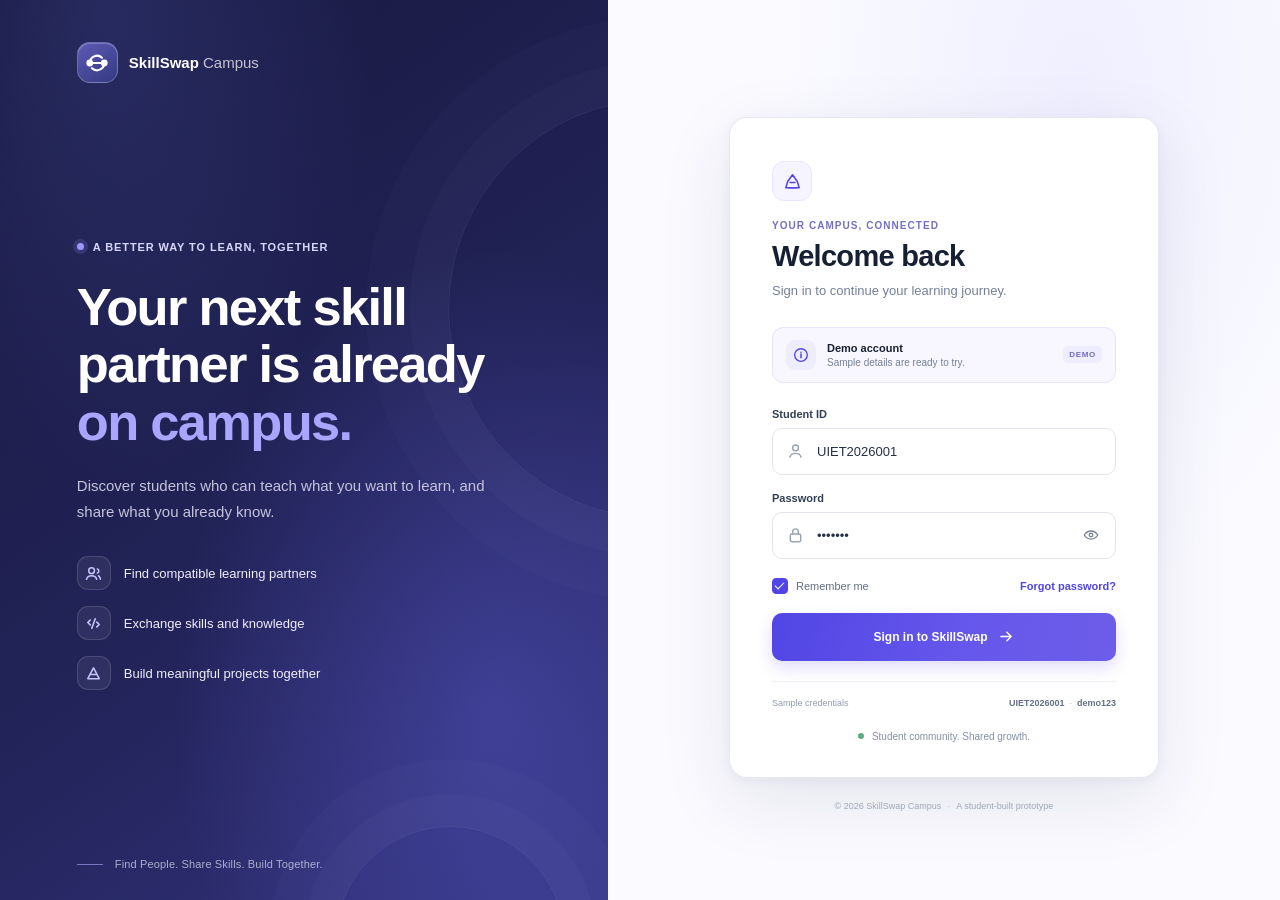
<file: index.html>
<!doctype html>
<html lang="en">
<head>
	<meta charset="utf-8">
	<meta name="viewport" content="width=device-width, initial-scale=1">
	<meta name="theme-color" content="#f6f7fc">
	<meta name="description" content="Find your next skill partner at SkillSwap Campus.">
	<title>Sign in | SkillSwap Campus</title>
	<link rel="stylesheet" href="style.css">
	<script src="login.js" defer></script>
</head>
<body class="login-page">
	<main class="login-shell">
		<section class="brand-panel" aria-labelledby="brand-title">
			<a class="brand-lockup" href="index.html" aria-label="SkillSwap Campus home">
				<span class="brand-symbol" aria-hidden="true">
					<svg viewBox="0 0 40 40" fill="none"><path d="M11.5 20a8.5 8.5 0 0 1 14.4-6.1M28.5 20a8.5 8.5 0 0 1-14.4 6.1M12 20h16" stroke="currentColor" stroke-width="2.5" stroke-linecap="round"/><circle cx="11.5" cy="20" r="4" fill="currentColor"/><circle cx="28.5" cy="20" r="4" fill="currentColor"/></svg>
				</span>
				<span class="brand-name">SkillSwap <span>Campus</span></span>
			</a>

			<div class="brand-copy">
				<p class="eyebrow"><span class="eyebrow-dot"></span> A better way to learn, together</p>
				<h1 id="brand-title">Your next skill partner is already <em>on campus.</em></h1>
				<p class="brand-description">Discover students who can teach what you want to learn, and share what you already know.</p>
				<ul class="value-list">
					<li><span class="value-icon" aria-hidden="true"><svg viewBox="0 0 20 20" fill="none"><circle cx="8" cy="7" r="3" stroke="currentColor" stroke-width="1.6"/><path d="M2.7 16c.6-2.4 2.3-3.6 5.3-3.6s4.7 1.2 5.3 3.6M14 5.2a2.3 2.3 0 0 1 0 4.4m1.3 2.8c1.1.6 1.7 1.8 2 3.6" stroke="currentColor" stroke-width="1.6" stroke-linecap="round"/></svg></span><span>Find compatible learning partners</span></li>
					<li><span class="value-icon" aria-hidden="true"><svg viewBox="0 0 20 20" fill="none"><path d="M6.5 6.5 4 9l2.5 2.5M13.5 13.5 16 11l-2.5-2.5M11.8 5 8.2 15" stroke="currentColor" stroke-width="1.7" stroke-linecap="round" stroke-linejoin="round"/></svg></span><span>Exchange skills and knowledge</span></li>
					<li><span class="value-icon" aria-hidden="true"><svg viewBox="0 0 20 20" fill="none"><path d="M4 15.5 10 4l6 11.5H4Z" stroke="currentColor" stroke-width="1.6" stroke-linejoin="round"/><path d="M7.2 11h5.6" stroke="currentColor" stroke-width="1.6" stroke-linecap="round"/></svg></span><span>Build meaningful projects together</span></li>
				</ul>
			</div>

			<div class="brand-orbit brand-orbit-one" aria-hidden="true"></div>
			<div class="brand-orbit brand-orbit-two" aria-hidden="true"></div>
			<div class="brand-footer"><span class="footer-line"></span> Find People. Share Skills. Build Together.</div>
		</section>

		<section class="form-panel" aria-labelledby="login-title">
			<div class="login-card">
				<div class="mobile-brand-lockup" aria-hidden="true">
					<span class="brand-symbol"><svg viewBox="0 0 40 40" fill="none"><path d="M11.5 20a8.5 8.5 0 0 1 14.4-6.1M28.5 20a8.5 8.5 0 0 1-14.4 6.1M12 20h16" stroke="currentColor" stroke-width="2.5" stroke-linecap="round"/><circle cx="11.5" cy="20" r="4" fill="currentColor"/><circle cx="28.5" cy="20" r="4" fill="currentColor"/></svg></span>
					<span class="brand-name">SkillSwap <span>Campus</span></span>
				</div>
				<div class="form-heading">
					<span class="welcome-mark" aria-hidden="true"><svg viewBox="0 0 24 24" fill="none"><path d="M5 18.5 7 12l5-7 5 7 2 6.5H5Z" stroke="currentColor" stroke-width="1.6" stroke-linejoin="round"/><path d="M8 18.5h8M9.5 13h5" stroke="currentColor" stroke-width="1.6" stroke-linecap="round"/></svg></span>
					<p class="eyebrow form-eyebrow">Your campus, connected</p>
					<h2 id="login-title">Welcome back</h2>
					<p>Sign in to continue your learning journey.</p>
				</div>

				<div class="demo-note" role="note">
					<span class="demo-note-icon" aria-hidden="true"><svg viewBox="0 0 20 20" fill="none"><circle cx="10" cy="10" r="7" stroke="currentColor" stroke-width="1.5"/><path d="M10 9v4m0-6h.01" stroke="currentColor" stroke-width="1.7" stroke-linecap="round"/></svg></span>
					<span><strong>Demo account</strong><small>Sample details are ready to try.</small></span>
					<span class="demo-pill">DEMO</span>
				</div>

				<form id="login-form" novalidate>
					<div class="field-group">
						<label for="student-id">Student ID</label>
						<div class="input-wrap">
							<svg class="input-icon" viewBox="0 0 20 20" fill="none" aria-hidden="true"><circle cx="10" cy="6.2" r="3" stroke="currentColor" stroke-width="1.5"/><path d="M4.2 16c.5-2.6 2.4-4 5.8-4s5.3 1.4 5.8 4" stroke="currentColor" stroke-width="1.5" stroke-linecap="round"/></svg>
							<input id="student-id" name="studentId" type="text" autocomplete="username" value="UIET2026001" required aria-describedby="student-id-error">
						</div>
						<small class="field-error" id="student-id-error"></small>
					</div>
					<div class="field-group">
						<label for="password">Password</label>
						<div class="input-wrap">
							<svg class="input-icon" viewBox="0 0 20 20" fill="none" aria-hidden="true"><rect x="4.5" y="8.5" width="11" height="8" rx="1.7" stroke="currentColor" stroke-width="1.5"/><path d="M7 8.5V6a3 3 0 1 1 6 0v2.5" stroke="currentColor" stroke-width="1.5" stroke-linecap="round"/></svg>
							<input id="password" name="password" type="password" autocomplete="current-password" value="demo123" required aria-describedby="password-error">
							<button class="password-toggle" type="button" aria-label="Show password" aria-pressed="false" data-password-toggle>
								<svg class="eye-open" viewBox="0 0 20 20" fill="none" aria-hidden="true"><path d="M2.5 10s2.7-4.5 7.5-4.5 7.5 4.5 7.5 4.5-2.7 4.5-7.5 4.5S2.5 10 2.5 10Z" stroke="currentColor" stroke-width="1.5"/><circle cx="10" cy="10" r="2" stroke="currentColor" stroke-width="1.5"/></svg>
								<svg class="eye-closed" viewBox="0 0 20 20" fill="none" aria-hidden="true"><path d="m3 3 14 14M8.6 5.7c.5-.1.9-.2 1.4-.2 4.8 0 7.5 4.5 7.5 4.5a12 12 0 0 1-2 2.5M6.2 6.2C3.8 7.5 2.5 10 2.5 10s2.7 4.5 7.5 4.5c.8 0 1.5-.1 2.1-.4" stroke="currentColor" stroke-width="1.5" stroke-linecap="round" stroke-linejoin="round"/></svg>
							</button>
						</div>
						<small class="field-error" id="password-error"></small>
					</div>
					<div class="form-options">
						<label class="check-label"><input type="checkbox" name="remember" checked><span class="checkmark" aria-hidden="true"></span><span>Remember me</span></label>
						<button class="text-button" type="button" data-forgot-password>Forgot password?</button>
					</div>
					<p class="form-feedback" id="login-feedback" role="alert" aria-live="polite"></p>
					<button class="primary-button login-submit" id="login-submit" type="submit">
						<span class="button-label">Sign in to SkillSwap</span>
						<svg class="button-arrow" viewBox="0 0 20 20" fill="none" aria-hidden="true"><path d="M3.5 10h12m-5-5 5 5-5 5" stroke="currentColor" stroke-width="1.7" stroke-linecap="round" stroke-linejoin="round"/></svg>
						<span class="button-spinner" aria-hidden="true"></span>
					</button>
				</form>
				<div class="credential-line"><span>Sample credentials</span><span><b>UIET2026001</b><i>·</i><b>demo123</b></span></div>
				<p class="login-footnote"><span class="footnote-dot"></span> Student community. Shared growth.</p>
			</div>
			<p class="page-copyright">© 2026 SkillSwap Campus <span>·</span> A student-built prototype</p>
		</section>
	</main>
	<div class="toast-region" id="login-toast" role="status" aria-live="polite"></div>
</body>
</html>
</file>
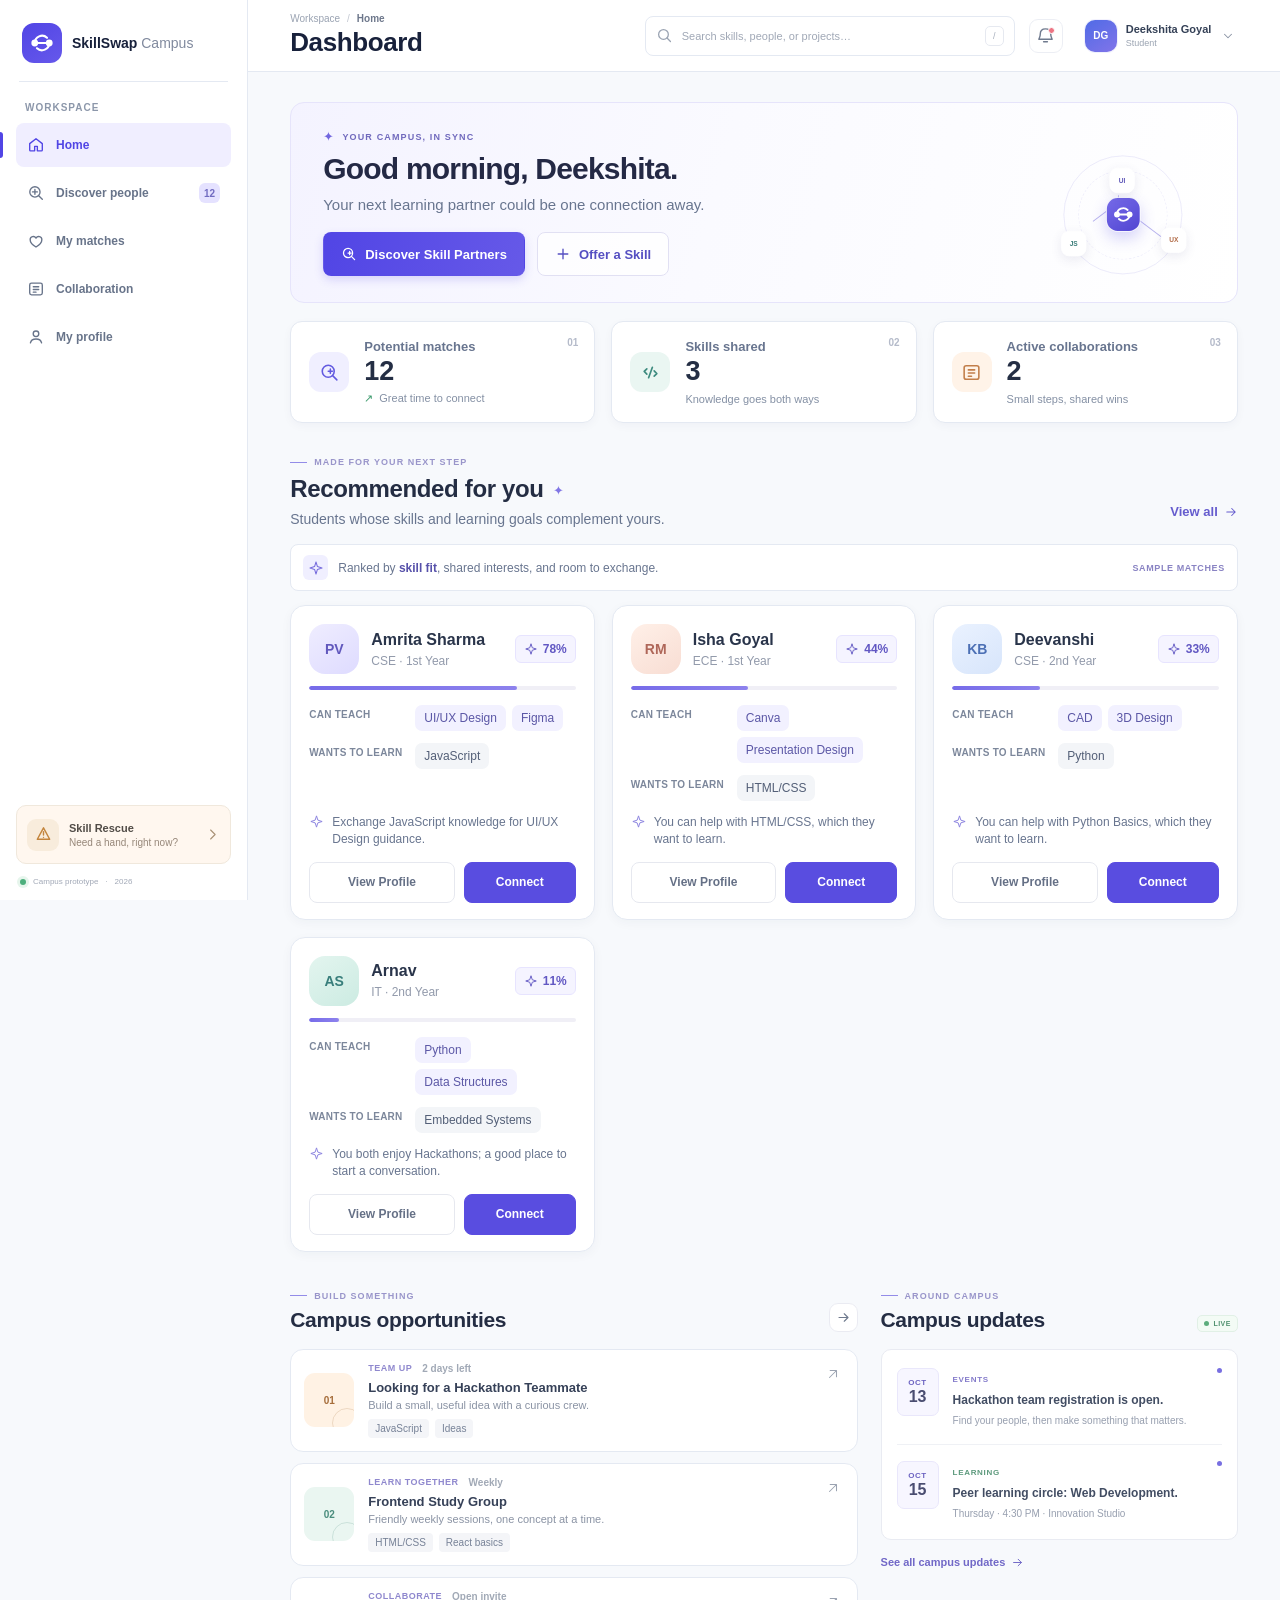
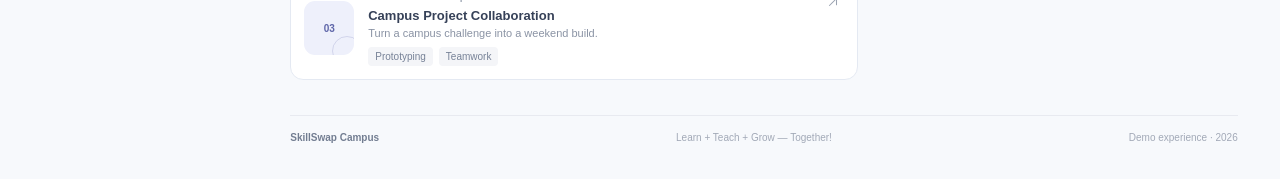
<file: dashboard/index.html>
<!doctype html>
<html lang="en">
<head>
	<meta charset="utf-8">
	<meta name="viewport" content="width=device-width, initial-scale=1">
	<meta name="theme-color" content="#f6f7fc">
	<meta name="description" content="Discover your next skill partner on SkillSwap Campus.">
	<title>Dashboard | SkillSwap Campus</title>
	<link rel="stylesheet" href="dashboard.css">
	<script src="dashboard.js" defer></script>
</head>
<body class="dashboard-page">
	<div class="app-shell">
		<div class="drawer-scrim" data-close-drawer hidden></div>
		<aside class="sidebar" id="main-navigation" aria-label="Main navigation">
			<a class="sidebar-brand" href="./" aria-label="SkillSwap Campus home">
				<span class="brand-symbol" aria-hidden="true"><svg viewBox="0 0 40 40" fill="none"><path d="M11.5 20a8.5 8.5 0 0 1 14.4-6.1M28.5 20a8.5 8.5 0 0 1-14.4 6.1M12 20h16" stroke="currentColor" stroke-width="2.5" stroke-linecap="round"/><circle cx="11.5" cy="20" r="4" fill="currentColor"/><circle cx="28.5" cy="20" r="4" fill="currentColor"/></svg></span>
				<span class="brand-name">SkillSwap <span>Campus</span></span>
			</a>

			<div class="side-divider"></div>
			<p class="side-label">Workspace</p>
			<nav class="primary-nav" aria-label="Workspace">
				<button class="nav-item is-active" type="button" data-nav="home" aria-current="page"><svg viewBox="0 0 20 20" fill="none" aria-hidden="true"><path d="m3 8.5 7-5.5 7 5.5v7a1 1 0 0 1-1 1h-4.5v-5h-3v5H4a1 1 0 0 1-1-1v-7Z" stroke="currentColor" stroke-width="1.5" stroke-linejoin="round"/></svg><span>Home</span></button>
				<button class="nav-item" type="button" data-nav="discover"><svg viewBox="0 0 20 20" fill="none" aria-hidden="true"><circle cx="8.8" cy="8.8" r="5.7" stroke="currentColor" stroke-width="1.5"/><path d="m13 13 4 4M8.8 6.1v5.4M6.1 8.8h5.4" stroke="currentColor" stroke-width="1.5" stroke-linecap="round"/></svg><span>Discover people</span><span class="nav-count">12</span></button>
				<button class="nav-item" type="button" data-nav="matches"><svg viewBox="0 0 20 20" fill="none" aria-hidden="true"><path d="M10 16.7s-6.5-3.8-6.5-8.1a3.5 3.5 0 0 1 6.5-1.8 3.5 3.5 0 0 1 6.5 1.8c0 4.3-6.5 8.1-6.5 8.1Z" stroke="currentColor" stroke-width="1.5" stroke-linejoin="round"/></svg><span>My matches</span></button>
				<button class="nav-item" type="button" data-nav="collaboration"><svg viewBox="0 0 20 20" fill="none" aria-hidden="true"><rect x="3" y="3.5" width="14" height="13" rx="2" stroke="currentColor" stroke-width="1.5"/><path d="M7 7.5h6M7 10.5h6M7 13.5h3" stroke="currentColor" stroke-width="1.5" stroke-linecap="round"/></svg><span>Collaboration</span></button>
				<button class="nav-item" type="button" data-nav="profile"><svg viewBox="0 0 20 20" fill="none" aria-hidden="true"><circle cx="10" cy="6.4" r="3.1" stroke="currentColor" stroke-width="1.5"/><path d="M3.8 16.5c.6-2.8 2.7-4.3 6.2-4.3s5.6 1.5 6.2 4.3" stroke="currentColor" stroke-width="1.5" stroke-linecap="round"/></svg><span>My profile</span></button>
			</nav>

			<div class="sidebar-spacer"></div>
			<button class="rescue-link" type="button" data-action="rescue"><span class="rescue-icon" aria-hidden="true"><svg viewBox="0 0 20 20" fill="none"><path d="M10 3 3.5 15h13L10 3Z" stroke="currentColor" stroke-width="1.5" stroke-linejoin="round"/><path d="M10 7v3.5m0 2.5h.01" stroke="currentColor" stroke-width="1.5" stroke-linecap="round"/></svg></span><span><strong>Skill Rescue</strong><small>Need a hand, right now?</small></span><svg class="rescue-arrow" viewBox="0 0 20 20" fill="none" aria-hidden="true"><path d="m7.5 4 6 6-6 6" stroke="currentColor" stroke-width="1.5" stroke-linecap="round" stroke-linejoin="round"/></svg></button>
			<div class="sidebar-version"><span class="online-dot"></span> Campus prototype <span>·</span> 2026</div>
		</aside>

		<div class="workspace">
			<header class="topbar">
				<div class="topbar-title-group">
					<button class="icon-button mobile-menu-button" type="button" data-action="toggle-drawer" aria-label="Open navigation" aria-expanded="false" aria-controls="main-navigation"><svg viewBox="0 0 20 20" fill="none" aria-hidden="true"><path d="M3.5 5.5h13m-13 4.5h13m-13 4.5h13" stroke="currentColor" stroke-width="1.6" stroke-linecap="round"/></svg></button>
					<div><div class="breadcrumb"><span>Workspace</span><span class="breadcrumb-slash">/</span><strong>Home</strong></div><h1>Dashboard</h1></div>
				</div>
				<div class="topbar-actions">
					<label class="global-search"><svg viewBox="0 0 20 20" fill="none" aria-hidden="true"><circle cx="8.8" cy="8.8" r="5.7" stroke="currentColor" stroke-width="1.5"/><path d="m13 13 4 4" stroke="currentColor" stroke-width="1.5" stroke-linecap="round"/></svg><span class="visually-hidden">Search skills, people, or projects</span><input type="search" id="recommendation-search" placeholder="Search skills, people, or projects…" autocomplete="off"><kbd>/</kbd></label>
					<div class="popover-wrap">
						<button class="icon-button notification-button" type="button" data-action="toggle-notifications" aria-label="Notifications, 2 unread" aria-expanded="false" aria-controls="notification-popover"><svg viewBox="0 0 20 20" fill="none" aria-hidden="true"><path d="M15.5 8.5c0-3.5-1.8-5.5-5.5-5.5S4.5 5 4.5 8.5c0 4-1.5 4.4-1.5 5.5h14c0-1.1-1.5-1.5-1.5-5.5ZM8 16.5h4" stroke="currentColor" stroke-width="1.5" stroke-linecap="round" stroke-linejoin="round"/></svg><span class="notification-indicator"></span></button>
						<div class="popover notification-popover" id="notification-popover" hidden><div class="popover-heading"><strong>Notifications</strong><span>2 new</span></div><div class="notification-entry"><span class="notification-mark purple-mark"></span><span><strong>New match suggestion</strong><small>Priya could help with your UI/UX goals.</small><time>12 min ago</time></span></div><div class="notification-entry"><span class="notification-mark green-mark"></span><span><strong>Learning circle today</strong><small>Web Development · 4:30 PM</small><time>1 hour ago</time></span></div><button class="popover-footer" type="button" data-action="notifications-read">You're all caught up</button></div>
					</div>
					<div class="popover-wrap user-menu-wrap">
						<button class="user-trigger" type="button" data-action="toggle-user-menu" aria-expanded="false" aria-controls="user-popover"><span class="avatar avatar-arjun" aria-hidden="true">AS</span><span class="user-trigger-name"><strong data-profile-name>Arjun Sharma</strong><small>Student</small></span><svg class="chevron" viewBox="0 0 20 20" fill="none" aria-hidden="true"><path d="m5 7.5 5 5 5-5" stroke="currentColor" stroke-width="1.5" stroke-linecap="round" stroke-linejoin="round"/></svg></button>
						<div class="popover user-popover" id="user-popover" hidden><button type="button" data-action="view-my-profile"><svg viewBox="0 0 20 20" fill="none" aria-hidden="true"><circle cx="10" cy="6.4" r="3.1" stroke="currentColor" stroke-width="1.5"/><path d="M3.8 16.5c.6-2.8 2.7-4.3 6.2-4.3s5.6 1.5 6.2 4.3" stroke="currentColor" stroke-width="1.5" stroke-linecap="round"/></svg>My profile</button><button type="button" class="sign-out-item" data-action="sign-out"><svg viewBox="0 0 20 20" fill="none" aria-hidden="true"><path d="M8 4H4.5A1.5 1.5 0 0 0 3 5.5v9A1.5 1.5 0 0 0 4.5 16H8m3-3 3-3-3-3m3 3H7" stroke="currentColor" stroke-width="1.5" stroke-linecap="round" stroke-linejoin="round"/></svg>Sign out</button></div>
					</div>
				</div>
			</header>

			<main class="main-content" id="home-section">
				<section class="welcome-banner" aria-labelledby="welcome-title">
					<div class="welcome-content"><p class="welcome-overline"><span class="welcome-spark" aria-hidden="true">✦</span> YOUR CAMPUS, IN SYNC</p><h2 id="welcome-title"><span id="greeting">Good evening</span>, <span data-profile-first-name>Arjun</span>.</h2><p>Your next learning partner could be one connection away.</p><div class="welcome-actions"><button class="button button-primary" type="button" data-action="discover"><svg viewBox="0 0 20 20" fill="none" aria-hidden="true"><circle cx="8.8" cy="8.8" r="5.7" stroke="currentColor" stroke-width="1.6"/><path d="m13 13 4 4m-8.2-8.2h4m-2-2v4" stroke="currentColor" stroke-width="1.6" stroke-linecap="round"/></svg>Discover Skill Partners</button><button class="button button-secondary" type="button" data-action="offer-skill"><svg viewBox="0 0 20 20" fill="none" aria-hidden="true"><path d="M10 4v12M4 10h12" stroke="currentColor" stroke-width="1.7" stroke-linecap="round"/></svg>Offer a Skill</button></div></div>
					<div class="welcome-art" aria-hidden="true"><div class="art-ring ring-one"></div><div class="art-ring ring-two"></div><span class="art-node node-one">UI</span><span class="art-node node-two">JS</span><span class="art-node node-three">UX</span><span class="art-link link-one"></span><span class="art-link link-two"></span><span class="art-link link-three"></span><div class="art-core"><svg viewBox="0 0 40 40" fill="none"><path d="M11.5 20a8.5 8.5 0 0 1 14.4-6.1M28.5 20a8.5 8.5 0 0 1-14.4 6.1M12 20h16" stroke="currentColor" stroke-width="2.5" stroke-linecap="round"/><circle cx="11.5" cy="20" r="4" fill="currentColor"/><circle cx="28.5" cy="20" r="4" fill="currentColor"/></svg></div></div>
				</section>

				<section class="overview-grid" aria-label="Your activity at a glance">
					<article class="overview-card"><span class="overview-icon matches-icon"><svg viewBox="0 0 20 20" fill="none" aria-hidden="true"><circle cx="8.8" cy="8.8" r="5.7" stroke="currentColor" stroke-width="1.5"/><path d="m13 13 4 4m-8.2-8.2h4m-2-2v4" stroke="currentColor" stroke-width="1.5" stroke-linecap="round"/></svg></span><div class="overview-details"><span>Potential matches</span><strong id="potential-match-count">12</strong><small><i class="trend-up">↗</i> Great time to connect</small></div><span class="overview-index">01</span></article>
					<article class="overview-card"><span class="overview-icon shared-icon"><svg viewBox="0 0 20 20" fill="none" aria-hidden="true"><path d="M6.5 6.5 4 9l2.5 2.5M13.5 13.5 16 11l-2.5-2.5M11.8 5 8.2 15" stroke="currentColor" stroke-width="1.6" stroke-linecap="round" stroke-linejoin="round"/></svg></span><div class="overview-details"><span>Skills shared</span><strong id="skills-shared-count">3</strong><small>Knowledge goes both ways</small></div><span class="overview-index">02</span></article>
					<article class="overview-card"><span class="overview-icon collab-icon"><svg viewBox="0 0 20 20" fill="none" aria-hidden="true"><rect x="3" y="3.5" width="14" height="13" rx="2" stroke="currentColor" stroke-width="1.5"/><path d="M7 7.5h6M7 10.5h6M7 13.5h3" stroke="currentColor" stroke-width="1.5" stroke-linecap="round"/></svg></span><div class="overview-details"><span>Active collaborations</span><strong>2</strong><small>Small steps, shared wins</small></div><span class="overview-index">03</span></article>
				</section>

				<section class="recommendations-section" id="discover-section" aria-labelledby="recommendations-title">
					<div class="section-heading-row"><div><div class="section-kicker"><span class="section-kicker-line"></span> MADE FOR YOUR NEXT STEP</div><h2 id="recommendations-title">Recommended for you <span class="section-spark" aria-hidden="true">✦</span></h2><p>Students whose skills and learning goals complement yours.</p></div><button class="text-link" type="button" data-action="view-all">View all <svg viewBox="0 0 20 20" fill="none" aria-hidden="true"><path d="M4 10h12m-5-5 5 5-5 5" stroke="currentColor" stroke-width="1.5" stroke-linecap="round" stroke-linejoin="round"/></svg></button></div>
					<div class="match-context"><span class="match-context-icon" aria-hidden="true"><svg viewBox="0 0 20 20" fill="none"><path d="m10 2.5 1.8 5.7 5.7 1.8-5.7 1.8-1.8 5.7-1.8-5.7-5.7-1.8 5.7-1.8L10 2.5Z" stroke="currentColor" stroke-width="1.3" stroke-linejoin="round"/></svg></span><span>Ranked by <strong>skill fit</strong>, shared interests, and room to exchange.</span><span class="match-demo-label">SAMPLE MATCHES</span></div>
					<div class="recommendation-grid" id="recommendation-grid" aria-live="polite"></div>
					<div class="empty-search" id="empty-search" hidden><span class="empty-search-icon"><svg viewBox="0 0 20 20" fill="none"><circle cx="8.8" cy="8.8" r="5.7" stroke="currentColor" stroke-width="1.5"/><path d="m13 13 4 4" stroke="currentColor" stroke-width="1.5" stroke-linecap="round"/></svg></span><strong>No student matches that search</strong><span>Try another name, skill, or branch.</span><button type="button" class="text-button" data-action="clear-search">Clear search</button></div>
				</section>

				<div class="secondary-grid" id="collaboration-section">
					<section class="opportunities-section" aria-labelledby="opportunities-title"><div class="secondary-heading"><div><div class="section-kicker"><span class="section-kicker-line"></span> BUILD SOMETHING</div><h2 id="opportunities-title">Campus opportunities</h2></div><button class="icon-button small-arrow-button" type="button" data-action="opportunities-more" aria-label="More campus opportunities"><svg viewBox="0 0 20 20" fill="none"><path d="M4 10h12m-5-5 5 5-5 5" stroke="currentColor" stroke-width="1.5" stroke-linecap="round" stroke-linejoin="round"/></svg></button></div><div class="opportunity-list">
						<article class="opportunity-card"><span class="opportunity-art art-hack">01<span></span></span><div class="opportunity-copy"><div class="opportunity-meta"><span>TEAM UP</span><span class="opportunity-time">2 days left</span></div><h3>Looking for a Hackathon Teammate</h3><p>Build a small, useful idea with a curious crew.</p><div class="tag-row"><span>JavaScript</span><span>Ideas</span></div></div><button type="button" class="opportunity-open" data-opportunity="hackathon" aria-label="View Hackathon Teammate opportunity"><svg viewBox="0 0 20 20" fill="none" aria-hidden="true"><path d="M5 15 15 5M6 5h9v9" stroke="currentColor" stroke-width="1.5" stroke-linecap="round" stroke-linejoin="round"/></svg></button></article>
						<article class="opportunity-card"><span class="opportunity-art art-study">02<span></span></span><div class="opportunity-copy"><div class="opportunity-meta"><span>LEARN TOGETHER</span><span class="opportunity-time">Weekly</span></div><h3>Frontend Study Group</h3><p>Friendly weekly sessions, one concept at a time.</p><div class="tag-row"><span>HTML/CSS</span><span>React basics</span></div></div><button type="button" class="opportunity-open" data-opportunity="frontend" aria-label="View Frontend Study Group opportunity"><svg viewBox="0 0 20 20" fill="none" aria-hidden="true"><path d="M5 15 15 5M6 5h9v9" stroke="currentColor" stroke-width="1.5" stroke-linecap="round" stroke-linejoin="round"/></svg></button></article>
						<article class="opportunity-card"><span class="opportunity-art art-project">03<span></span></span><div class="opportunity-copy"><div class="opportunity-meta"><span>COLLABORATE</span><span class="opportunity-time">Open invite</span></div><h3>Campus Project Collaboration</h3><p>Turn a campus challenge into a weekend build.</p><div class="tag-row"><span>Prototyping</span><span>Teamwork</span></div></div><button type="button" class="opportunity-open" data-opportunity="project" aria-label="View Campus Project Collaboration opportunity"><svg viewBox="0 0 20 20" fill="none" aria-hidden="true"><path d="M5 15 15 5M6 5h9v9" stroke="currentColor" stroke-width="1.5" stroke-linecap="round" stroke-linejoin="round"/></svg></button></article>
					</div></section>
					<section class="updates-section" aria-labelledby="updates-title"><div class="secondary-heading"><div><div class="section-kicker"><span class="section-kicker-line"></span> AROUND CAMPUS</div><h2 id="updates-title">Campus updates</h2></div><span class="updates-live"><i></i> LIVE</span></div><div class="updates-list"><article class="update-item"><time datetime="2026-10-13"><span>OCT</span><strong>13</strong></time><div class="update-copy"><span class="update-category">EVENTS</span><h3>Hackathon team registration is open.</h3><p>Find your people, then make something that matters.</p></div><span class="update-dot"></span></article><article class="update-item"><time datetime="2026-10-15"><span>OCT</span><strong>15</strong></time><div class="update-copy"><span class="update-category update-category-green">LEARNING</span><h3>Peer learning circle: Web Development.</h3><p>Thursday · 4:30 PM · Innovation Studio</p></div><span class="update-dot"></span></article></div><button class="updates-link" type="button" data-action="updates-more">See all campus updates <svg viewBox="0 0 20 20" fill="none" aria-hidden="true"><path d="M4 10h12m-5-5 5 5-5 5" stroke="currentColor" stroke-width="1.5" stroke-linecap="round" stroke-linejoin="round"/></svg></button></section>
				</div>
				<footer class="workspace-footer"><span>SkillSwap Campus</span><span>Learn + Teach + Grow — Together!</span><span>Demo experience · 2026</span></footer>
			</main>
		</div>
	</div>

	<nav class="mobile-bottom-nav" aria-label="Quick navigation"><button type="button" class="mobile-nav-item is-active" data-nav="home" aria-current="page"><svg viewBox="0 0 20 20" fill="none" aria-hidden="true"><path d="m3 8.5 7-5.5 7 5.5v7a1 1 0 0 1-1 1h-4.5v-5h-3v5H4a1 1 0 0 1-1-1v-7Z" stroke="currentColor" stroke-width="1.5" stroke-linejoin="round"/></svg><span>Home</span></button><button type="button" class="mobile-nav-item" data-nav="discover"><svg viewBox="0 0 20 20" fill="none" aria-hidden="true"><circle cx="8.8" cy="8.8" r="5.7" stroke="currentColor" stroke-width="1.5"/><path d="m13 13 4 4" stroke="currentColor" stroke-width="1.5" stroke-linecap="round"/></svg><span>Discover</span></button><button type="button" class="mobile-nav-item" data-nav="matches"><svg viewBox="0 0 20 20" fill="none" aria-hidden="true"><path d="M10 16.7s-6.5-3.8-6.5-8.1a3.5 3.5 0 0 1 6.5-1.8 3.5 3.5 0 0 1 6.5 1.8c0 4.3-6.5 8.1-6.5 8.1Z" stroke="currentColor" stroke-width="1.5" stroke-linejoin="round"/></svg><span>Matches</span></button><button type="button" class="mobile-nav-item" data-nav="collaboration"><svg viewBox="0 0 20 20" fill="none" aria-hidden="true"><rect x="3" y="3.5" width="14" height="13" rx="2" stroke="currentColor" stroke-width="1.5"/><path d="M7 7.5h6M7 10.5h6M7 13.5h3" stroke="currentColor" stroke-width="1.5" stroke-linecap="round"/></svg><span>Collab</span></button><button type="button" class="mobile-nav-item" data-nav="profile"><svg viewBox="0 0 20 20" fill="none" aria-hidden="true"><circle cx="10" cy="6.4" r="3.1" stroke="currentColor" stroke-width="1.5"/><path d="M3.8 16.5c.6-2.8 2.7-4.3 6.2-4.3s5.6 1.5 6.2 4.3" stroke="currentColor" stroke-width="1.5" stroke-linecap="round"/></svg><span>Profile</span></button></nav>

	<dialog class="app-dialog" id="app-dialog" aria-labelledby="dialog-title"><div class="dialog-content" id="dialog-content"></div></dialog>
	<div class="toast-region" id="toast-region" role="status" aria-live="polite"></div>
</body>
</html>
</file>
<file: style.css>
:root {
	color-scheme: light;
	--ink: #172033;
	--ink-soft: #35405a;
	--muted: #738097;
	--line: #e6e9f2;
	--paper: #fff;
	--canvas: #f6f7fc;
	--violet: #5145e5;
	--violet-deep: #4338ca;
	--violet-soft: #efedff;
	--blue: #536cf5;
	--green: #21865a;
	--shadow-card: 0 22px 70px rgba(35, 42, 82, .10), 0 3px 12px rgba(35, 42, 82, .04);
	--radius-card: 18px;
	--radius-control: 10px;
	--ease: 180ms ease;
	font-family: Inter, "Segoe UI", Roboto, Helvetica, Arial, sans-serif;
	font-synthesis: none;
	text-rendering: optimizeLegibility;
	-webkit-font-smoothing: antialiased;
	-moz-osx-font-smoothing: grayscale;
}

*, *::before, *::after { box-sizing: border-box; }
body { margin: 0; color: var(--ink); background: var(--canvas); }
button, input, select, textarea { font: inherit; }
button { color: inherit; }
button:focus-visible, a:focus-visible, input:focus-visible, select:focus-visible, textarea:focus-visible { outline: 3px solid rgba(81, 69, 229, .32); outline-offset: 3px; }
::selection { color: #fff; background: #6257e8; }

.login-page { min-height: 100vh; overflow-x: hidden; background: #fafaff; }
.login-shell { display: grid; grid-template-columns: minmax(430px, .95fr) minmax(520px, 1.05fr); min-height: 100vh; }
.brand-panel { position: relative; isolation: isolate; display: flex; min-height: 720px; flex-direction: column; overflow: hidden; padding: 42px clamp(36px, 6vw, 92px) 30px; color: #fff; background: linear-gradient(145deg, #17193e 0%, #222358 56%, #33337e 100%); }
.brand-panel::before { position: absolute; z-index: -1; inset: 0; background: radial-gradient(ellipse at 81% 79%, rgba(104, 103, 236, .33), transparent 46%), radial-gradient(ellipse at 18% 1%, rgba(104, 113, 228, .19), transparent 38%); content: ""; }
.brand-lockup, .mobile-brand-lockup { display: inline-flex; align-items: center; gap: 11px; width: fit-content; color: inherit; text-decoration: none; }
.brand-symbol { display: grid; width: 41px; height: 41px; flex: 0 0 auto; place-items: center; border: 1px solid rgba(255,255,255,.23); border-radius: 13px; color: #fff; background: linear-gradient(145deg, rgba(139,132,255,.55), rgba(96,106,235,.25)); box-shadow: inset 0 1px rgba(255,255,255,.2); }
.brand-symbol svg { width: 34px; height: 34px; }
.brand-name { font-size: 15px; font-weight: 730; letter-spacing: 0; }
.brand-name span { font-weight: 450; color: rgba(255,255,255,.73); }
.brand-copy { position: relative; z-index: 1; width: min(100%, 560px); margin: auto 0; padding: 44px 0 54px; }
.eyebrow { display: flex; align-items: center; gap: 9px; margin: 0 0 25px; color: #d8d8ff; font-size: 11px; font-weight: 700; letter-spacing: .9px; text-transform: uppercase; }
.eyebrow-dot { width: 7px; height: 7px; border-radius: 50%; background: #9c96ff; box-shadow: 0 0 0 4px rgba(156,150,255,.16); }
.brand-copy h1 { max-width: 550px; margin: 0; font-size: clamp(39px, 4.1vw, 59px); font-weight: 630; line-height: 1.1; letter-spacing: -1.7px; }
.brand-copy h1 em { color: #aaa6ff; font-style: normal; }
.brand-description { max-width: 430px; margin: 22px 0 31px; color: #c4c5dc; font-size: 15px; line-height: 1.75; }
.value-list { display: grid; gap: 16px; margin: 0; padding: 0; list-style: none; }
.value-list li { display: flex; align-items: center; gap: 13px; color: #f0f0fb; font-size: 13px; font-weight: 520; }
.value-icon { display: grid; width: 34px; height: 34px; flex: 0 0 auto; place-items: center; border: 1px solid rgba(255,255,255,.13); border-radius: 11px; color: #c5c4ff; background: rgba(255,255,255,.065); }
.value-icon svg { width: 19px; height: 19px; }
.brand-footer { display: flex; align-items: center; gap: 12px; color: #adafcf; font-size: 11px; letter-spacing: .15px; }
.footer-line { width: 26px; height: 1px; background: #7578bf; }
.brand-orbit { position: absolute; z-index: -1; border: 1px solid rgba(197,194,255,.1); border-radius: 50%; pointer-events: none; }
.brand-orbit-one { width: 420px; height: 420px; right: -260px; top: 11%; box-shadow: 0 0 0 38px rgba(197,194,255,.025), 0 0 0 82px rgba(197,194,255,.018); }
.brand-orbit-two { width: 230px; height: 230px; right: 7%; bottom: -156px; box-shadow: 0 0 0 32px rgba(197,194,255,.025), 0 0 0 67px rgba(197,194,255,.018); }
.form-panel { display: flex; min-width: 0; flex-direction: column; align-items: center; justify-content: center; padding: 52px 36px 24px; background: radial-gradient(ellipse at 70% 10%, rgba(226,225,255,.44), transparent 44%), #fafaff; }
.login-card { width: min(100%, 430px); padding: 43px 42px 35px; border: 1px solid rgba(226,229,241,.88); border-radius: var(--radius-card); background: rgba(255,255,255,.94); box-shadow: var(--shadow-card); }
.mobile-brand-lockup { display: none; }
.form-heading { position: relative; margin-bottom: 26px; }
.welcome-mark { display: grid; width: 40px; height: 40px; margin-bottom: 19px; place-items: center; border: 1px solid #e8e7ff; border-radius: 12px; color: var(--violet); background: #f5f4ff; }
.welcome-mark svg { width: 23px; height: 23px; }
.form-eyebrow { margin: 0 0 9px; color: #7570bd; font-size: 10px; letter-spacing: 1.05px; }
.form-heading h2 { margin: 0; font-size: 29px; font-weight: 690; letter-spacing: -.7px; }
.form-heading > p:last-child { margin: 8px 0 0; color: var(--muted); font-size: 13px; line-height: 1.5; }
.demo-note { display: flex; align-items: center; gap: 11px; margin-bottom: 25px; padding: 12px 13px; border: 1px solid #e6e4ff; border-radius: 11px; background: #f8f7ff; }
.demo-note-icon { display: grid; width: 30px; height: 30px; flex: 0 0 auto; place-items: center; border-radius: 9px; color: var(--violet); background: #eeecff; }
.demo-note-icon svg { width: 18px; height: 18px; }
.demo-note strong, .demo-note small { display: block; }
.demo-note strong { font-size: 11px; font-weight: 700; }
.demo-note small { margin-top: 3px; color: var(--muted); font-size: 10px; }
.demo-pill { margin-left: auto; padding: 4px 6px; border-radius: 5px; color: #716cc1; background: #eeecff; font-size: 8px; font-weight: 800; letter-spacing: .7px; }
.field-group { margin-bottom: 17px; }
.field-group > label { display: block; margin-bottom: 8px; color: #333e54; font-size: 11px; font-weight: 690; }
.input-wrap { position: relative; display: flex; align-items: center; }
.input-wrap input { width: 100%; height: 47px; padding: 0 44px; border: 1px solid #e1e4ed; border-radius: var(--radius-control); color: #253047; background: #fff; font-size: 13px; transition: border-color var(--ease), box-shadow var(--ease); }
.input-wrap input:focus { border-color: #9891f1; outline: 0; box-shadow: 0 0 0 3px rgba(81,69,229,.1); }
.input-wrap input[aria-invalid="true"] { border-color: #d95555; }
.input-icon { position: absolute; left: 14px; width: 19px; height: 19px; color: #9aa3b3; pointer-events: none; }
.password-toggle { position: absolute; right: 9px; display: grid; width: 32px; height: 32px; place-items: center; border: 0; border-radius: 8px; color: #7b8496; background: transparent; cursor: pointer; }
.password-toggle:hover { color: var(--violet); background: #f5f4ff; }
.password-toggle svg { width: 18px; height: 18px; }
.eye-closed { display: none; }
.password-toggle[aria-pressed="true"] .eye-open { display: none; }
.password-toggle[aria-pressed="true"] .eye-closed { display: block; }
.field-error { display: block; min-height: 0; margin-top: 0; color: #b93b43; font-size: 10px; }
.field-error:not(:empty) { min-height: 15px; margin-top: 5px; }
.form-options { display: flex; align-items: center; justify-content: space-between; gap: 12px; margin: 4px 0 17px; }
.check-label { display: inline-flex; align-items: center; gap: 8px; color: #626d80; font-size: 11px; cursor: pointer; }
.check-label input { position: absolute; width: 1px; height: 1px; opacity: 0; }
.checkmark { position: relative; width: 16px; height: 16px; border: 1px solid #cdd2df; border-radius: 4px; background: #fff; }
.check-label input:checked + .checkmark { border-color: var(--violet); background: var(--violet); }
.check-label input:checked + .checkmark::after { position: absolute; top: 1px; left: 4px; width: 5px; height: 9px; transform: rotate(45deg); border: solid white; border-width: 0 1.5px 1.5px 0; content: ""; }
.check-label input:focus-visible + .checkmark { outline: 3px solid rgba(81,69,229,.32); outline-offset: 3px; }
.text-button { padding: 4px 0; border: 0; color: var(--violet); background: none; font-size: 11px; font-weight: 650; cursor: pointer; }
.text-button:hover { color: var(--violet-deep); text-decoration: underline; }
.form-feedback { min-height: 0; margin: 0; color: #b93b43; font-size: 11px; line-height: 1.4; }
.form-feedback:not(:empty) { margin: 0 0 11px; }
.primary-button { display: flex; width: 100%; min-height: 48px; align-items: center; justify-content: center; gap: 10px; border: 0; border-radius: 10px; color: #fff; background: linear-gradient(105deg, #5145e5 0%, #6557eb 55%, #6d5de9 100%); box-shadow: 0 7px 16px rgba(81,69,229,.18); font-size: 12px; font-weight: 680; cursor: pointer; transition: transform var(--ease), box-shadow var(--ease), filter var(--ease); }
.primary-button:hover { transform: translateY(-1px); box-shadow: 0 10px 22px rgba(81,69,229,.24); filter: saturate(1.1); }
.primary-button:disabled { opacity: .84; cursor: wait; }
.button-arrow { width: 17px; height: 17px; transition: transform var(--ease); }
.primary-button:hover .button-arrow { transform: translateX(3px); }
.button-spinner { display: none; width: 16px; height: 16px; border: 2px solid rgba(255,255,255,.42); border-top-color: #fff; border-radius: 50%; animation: spin .7s linear infinite; }
.primary-button.is-loading .button-arrow { display: none; }
.primary-button.is-loading .button-spinner { display: block; }
@keyframes spin { to { transform: rotate(360deg); } }
.credential-line { display: flex; flex-wrap: wrap; justify-content: space-between; gap: 6px; margin-top: 20px; padding-top: 16px; border-top: 1px solid #eef0f5; color: #929bad; font-size: 9px; }
.credential-line > span:last-child { display: flex; align-items: center; gap: 5px; color: #657088; }
.credential-line b { font-weight: 650; }
.credential-line i { color: #afb5c2; font-style: normal; }
.login-footnote { display: flex; align-items: center; justify-content: center; gap: 8px; margin: 23px 0 0; color: #8590a3; font-size: 10px; }
.footnote-dot { width: 6px; height: 6px; border-radius: 50%; background: #5cad86; }
.page-copyright { margin: 23px 0 0; color: #a0a7b7; font-size: 9px; }
.page-copyright span { padding: 0 4px; }
.toast-region { position: fixed; z-index: 20; right: 22px; bottom: 22px; width: min(360px, calc(100vw - 32px)); }
.toast { padding: 14px 16px; border: 1px solid #e5e6f1; border-radius: 11px; color: #343b54; background: #fff; box-shadow: 0 10px 35px rgba(29,35,73,.14); font-size: 12px; line-height: 1.5; animation: toast-in 180ms ease-out; }
@keyframes toast-in { from { transform: translateY(8px); opacity: 0; } to { transform: translateY(0); opacity: 1; } }

@media (max-width: 950px) {
	.login-shell { grid-template-columns: minmax(360px, .9fr) minmax(420px, 1.1fr); }
	.brand-panel { padding-right: 38px; padding-left: 42px; }
	.brand-copy h1 { font-size: 44px; }
	.login-card { padding: 38px 34px 31px; }
}
@media (max-width: 900px) {
	.login-shell { min-height: 100vh; grid-template-columns: 1fr; }
	.brand-panel { display: none; }
	.form-panel { min-height: 100vh; justify-content: flex-start; padding: 29px 20px 22px; background: radial-gradient(ellipse at 50% -10%, rgba(211,209,255,.6), transparent 46%), #fafaff; }
	.login-card { margin: auto 0; padding: 30px 28px 27px; }
	.mobile-brand-lockup { display: inline-flex; margin-bottom: 29px; }
	.mobile-brand-lockup .brand-symbol { width: 36px; height: 36px; border-color: #dedcff; color: #5145e5; background: linear-gradient(145deg, #7469f2, #5047d9); }
	.mobile-brand-lockup .brand-name { color: #202943; }
	.mobile-brand-lockup .brand-name span { color: #758096; }
	.form-heading { margin-bottom: 22px; }
	.welcome-mark { display: none; }
	.page-copyright { margin-top: 16px; }
}
@media (max-width: 390px) {
	.form-panel { padding-right: 14px; padding-left: 14px; }
	.login-card { padding: 25px 21px 23px; }
	.form-heading h2 { font-size: 27px; }
	.credential-line { font-size: 8px; }
}
@media (prefers-reduced-motion: reduce) {
	*, *::before, *::after { scroll-behavior: auto !important; animation-duration: .01ms !important; animation-iteration-count: 1 !important; transition-duration: .01ms !important; }
}
</file>
<file: dashboard/dashboard.css>
:root {
	--ink: #18213b;
	--ink-soft: #35405a;
	--muted: #68758f;
	--line: #e4e9f2;
	--paper: #fff;
	--canvas: #f7f9fc;
	--violet: #5145e5;
	--violet-deep: #4338ca;
	--violet-soft: #f0eeff;
	--blue: #4d70e8;
	--green: #22c55e;
	--shadow-card: 0 8px 24px rgba(35, 42, 82, .055), 0 1px 3px rgba(35, 42, 82, .035);
	--shadow-pop: 0 16px 42px rgba(30, 35, 68, .14);
	--radius-card: 13px;
	--radius-control: 9px;
	--ease: 180ms ease;
	font-family: Inter, "Segoe UI", Roboto, Helvetica, Arial, sans-serif;
	font-synthesis: none;
	text-rendering: optimizeLegibility;
	-webkit-font-smoothing: antialiased;
	-moz-osx-font-smoothing: grayscale;
}
*, *::before, *::after { box-sizing: border-box; }
html { scroll-behavior: smooth; scroll-padding-top: 95px; }
body { margin: 0; color: var(--ink); background: var(--canvas); }
button, input, select, textarea { font: inherit; }
button { color: inherit; }
button:focus-visible, a:focus-visible, input:focus-visible, select:focus-visible, textarea:focus-visible { outline: 3px solid rgba(81, 69, 229, .3); outline-offset: 3px; }
[hidden] { display: none !important; }
.visually-hidden { position: absolute; width: 1px; height: 1px; overflow: hidden; clip: rect(0, 0, 0, 0); white-space: nowrap; clip-path: inset(50%); }
.dashboard-page { min-height: 100vh; overflow-x: hidden; background: var(--canvas); }
.app-shell { min-height: 100vh; }
.sidebar { position: fixed; z-index: 10; top: 0; bottom: 0; left: 0; display: flex; width: 252px; flex-direction: column; overflow-y: auto; padding: 23px 16px 14px; border-right: 1px solid #e9ebf2; background: #fff; overscroll-behavior: contain; scrollbar-width: thin; }
.sidebar-brand { display: flex; align-items: center; gap: 10px; min-height: 39px; padding: 0 6px; color: var(--ink); text-decoration: none; }
.brand-symbol { display: grid; width: 36px; height: 36px; flex: 0 0 auto; place-items: center; border-radius: 11px; color: #fff; background: linear-gradient(145deg, #6559ed, #493dd0); box-shadow: 0 4px 10px rgba(81,69,229,.2); }
.brand-symbol svg { width: 31px; height: 31px; }
.brand-name { font-size: 13px; font-weight: 750; }
.brand-name span { color: #818a9e; font-weight: 460; }
.side-divider { height: 1px; margin: 20px 3px 21px; background: #eef0f5; }
.side-label { margin: 0 0 10px 9px; color: #a0a8b7; font-size: 9px; font-weight: 750; letter-spacing: 1px; text-transform: uppercase; }
.primary-nav { display: grid; gap: 4px; }
.nav-item { position: relative; display: flex; width: 100%; min-height: 41px; align-items: center; gap: 12px; padding: 0 11px; border: 0; border-radius: 8px; color: #68748a; background: transparent; text-align: left; font-size: 11px; font-weight: 570; cursor: pointer; transition: background var(--ease), color var(--ease); }
.nav-item:hover { color: var(--violet); background: #f7f6ff; }
.nav-item:focus-visible { outline-offset: 1px; }
.nav-item svg { width: 18px; height: 18px; flex: 0 0 auto; }
.nav-item.is-active { color: var(--violet); background: #f0efff; font-weight: 700; }
.nav-item.is-active::before { position: absolute; top: 9px; bottom: 9px; left: -16px; width: 3px; border-radius: 0 3px 3px 0; background: var(--violet); content: ""; }
.nav-count { display: grid; min-width: 20px; height: 19px; margin-left: auto; place-items: center; border-radius: 6px; color: #716bc1; background: #e5e2ff; font-size: 9px; font-weight: 750; }
.sidebar-spacer { min-height: 18px; flex: 1; }
.rescue-link { display: flex; width: 100%; min-height: 59px; align-items: center; gap: 10px; padding: 9px 10px; border: 1px solid #f0e8dc; border-radius: 10px; color: #514c47; background: #fffaf4; text-align: left; cursor: pointer; transition: border-color var(--ease), background var(--ease); }
.rescue-link:hover { border-color: #e9d7bb; background: #fff6e9; }
.rescue-icon { display: grid; width: 32px; height: 32px; flex: 0 0 auto; place-items: center; border-radius: 9px; color: #c3843c; background: #f8ecdc; }
.rescue-icon svg { width: 19px; height: 19px; }
.rescue-link strong, .rescue-link small { display: block; }
.rescue-link strong { font-size: 10px; font-weight: 720; }
.rescue-link small { margin-top: 3px; color: #968779; font-size: 9px; }
.rescue-arrow { width: 15px; height: 15px; margin-left: auto; color: #a89176; }
.avatar { display: grid; width: 34px; height: 34px; flex: 0 0 auto; place-items: center; border: 1px solid rgba(255,255,255,.9); border-radius: 11px; font-size: 10px; font-weight: 770; }
.avatar-arjun { color: #fff; background: linear-gradient(145deg, #506be6, #8174e9); }
.icon-button { position: relative; display: grid; width: 36px; height: 36px; flex: 0 0 auto; place-items: center; border: 1px solid transparent; border-radius: 9px; color: #6f7a8e; background: transparent; cursor: pointer; transition: color var(--ease), background var(--ease), border-color var(--ease); }
.icon-button:hover { border-color: #e9e8ff; color: var(--violet); background: #f7f6ff; }
.icon-button svg { width: 19px; height: 19px; }
.sidebar-version { display: flex; align-items: center; gap: 7px; padding: 13px 4px 0; color: #a1a8b6; font-size: 8px; }
.online-dot { width: 6px; height: 6px; border-radius: 50%; background: #4daf7d; box-shadow: 0 0 0 3px #e6f5ec; }
.workspace { min-height: 100vh; margin-left: 252px; }
.topbar { position: sticky; z-index: 8; top: 0; display: flex; min-height: 76px; align-items: center; justify-content: space-between; gap: 22px; padding: 12px clamp(24px, 3.3vw, 48px); border-bottom: 1px solid #e9ebf2; background: rgba(255,255,255,.94); backdrop-filter: blur(12px); }
.topbar-title-group { display: flex; min-width: 142px; align-items: center; gap: 12px; }
.topbar-title-group h1 { margin: 3px 0 0; font-size: 18px; font-weight: 720; letter-spacing: -.3px; }
.breadcrumb { display: flex; align-items: center; gap: 7px; color: #9aa3b2; font-size: 9px; }
.breadcrumb-slash { color: #c1c6d0; }
.breadcrumb strong { color: #6d778b; font-weight: 570; }
.mobile-menu-button { display: none; }
.topbar-actions { display: flex; align-items: center; gap: 14px; }
.global-search { display: flex; width: clamp(220px, 26vw, 340px); height: 38px; align-items: center; gap: 9px; padding: 0 10px; border: 1px solid #e6e9f0; border-radius: 8px; color: #9aa3b2; background: #fafbfc; transition: border-color var(--ease), box-shadow var(--ease), background var(--ease); }
.global-search:focus-within { border-color: #aaa4f4; outline: 0; background: #fff; box-shadow: 0 0 0 3px rgba(81,69,229,.08); }
.global-search svg { width: 17px; height: 17px; flex: 0 0 auto; }
.global-search input { width: 100%; min-width: 0; padding: 0; border: 0; outline: 0; color: #38435a; background: transparent; font-size: 10px; }
.global-search input::placeholder { color: #a0a8b6; }
.global-search kbd { display: grid; width: 19px; height: 20px; flex: 0 0 auto; place-items: center; border: 1px solid #e6e9f0; border-radius: 5px; color: #a5adbb; background: #fff; font-family: inherit; font-size: 9px; }
.popover-wrap { position: relative; }
.notification-button { width: 34px; height: 34px; border-color: #eceef4; background: #fff; }
.notification-indicator { position: absolute; top: 7px; right: 7px; width: 7px; height: 7px; border: 1.5px solid #fff; border-radius: 50%; background: #ed7483; }
.user-trigger { display: flex; min-height: 42px; align-items: center; gap: 8px; padding: 3px 0 3px 7px; border: 0; border-radius: 9px; background: transparent; text-align: left; cursor: pointer; }
.user-trigger:hover { background: #f7f7fb; }
.user-trigger .avatar { width: 34px; height: 34px; }
.user-trigger-name { min-width: 87px; }
.user-trigger-name strong, .user-trigger-name small { display: block; }
.user-trigger-name strong { color: #344056; font-size: 10px; font-weight: 690; }
.user-trigger-name small { margin-top: 3px; color: #9ba4b2; font-size: 8px; }
.chevron { width: 14px; height: 14px; margin-right: 3px; color: #8c95a5; }
.popover { position: absolute; z-index: 20; top: calc(100% + 10px); right: 0; width: 286px; overflow: hidden; border: 1px solid #e8eaf2; border-radius: 11px; background: #fff; box-shadow: var(--shadow-pop); animation: pop-in 130ms ease-out; }
@keyframes pop-in { from { transform: translateY(-4px); opacity: 0; } to { transform: translateY(0); opacity: 1; } }
.popover-heading { display: flex; align-items: center; justify-content: space-between; padding: 15px 15px 12px; border-bottom: 1px solid #eff1f6; }
.popover-heading strong { font-size: 12px; }
.popover-heading span { padding: 4px 6px; border-radius: 5px; color: #645bc6; background: #f0efff; font-size: 8px; font-weight: 700; }
.notification-entry { display: flex; gap: 10px; padding: 13px 15px; border-bottom: 1px solid #f2f3f7; }
.notification-mark { width: 8px; height: 8px; flex: 0 0 auto; margin-top: 4px; border-radius: 50%; }
.purple-mark { background: #7569e8; box-shadow: 0 0 0 4px #f0efff; }
.green-mark { background: #59aa7d; box-shadow: 0 0 0 4px #edf8f0; }
.notification-entry strong, .notification-entry small, .notification-entry time { display: block; }
.notification-entry strong { font-size: 10px; font-weight: 690; }
.notification-entry small { margin-top: 4px; color: #758096; font-size: 9px; line-height: 1.4; }
.notification-entry time { margin-top: 6px; color: #a0a8b6; font-size: 8px; }
.popover-footer { width: 100%; padding: 11px; border: 0; color: #726abf; background: #fbfaff; font-size: 9px; font-weight: 620; cursor: pointer; }
.popover-footer:hover { background: #f4f2ff; }
.user-popover { width: 171px; padding: 5px; }
.user-popover button { display: flex; width: 100%; align-items: center; gap: 9px; padding: 10px 9px; border: 0; border-radius: 7px; color: #566176; background: transparent; text-align: left; font-size: 10px; cursor: pointer; }
.user-popover button:hover { color: var(--violet); background: #f6f5ff; }
.user-popover button svg { width: 16px; height: 16px; }
.user-popover .sign-out-item { border-top: 1px solid #eff1f5; border-radius: 0 0 7px 7px; color: #a44f56; }
.user-popover .sign-out-item:hover { color: #a44f56; background: #fff6f6; }
.main-content { width: min(100%, 1450px); margin: 0 auto; padding: 26px clamp(24px, 3.3vw, 48px) 22px; }
.welcome-banner { position: relative; display: flex; min-height: 201px; align-items: center; justify-content: space-between; overflow: hidden; padding: 27px 34px; border: 1px solid #dedcfb; border-radius: 14px; background: linear-gradient(105deg, #f0efff 0%, #f4f3ff 50%, #f8f8ff 100%); }
.welcome-banner::before { position: absolute; top: -100px; right: 17%; width: 270px; height: 270px; border: 1px solid rgba(116,105,225,.11); border-radius: 50%; box-shadow: 0 0 0 24px rgba(116,105,225,.025), 0 0 0 55px rgba(116,105,225,.02); content: ""; }
.welcome-content { position: relative; z-index: 2; }
.welcome-overline { display: flex; align-items: center; gap: 7px; margin: 0 0 10px; color: #7069bd; font-size: 8px; font-weight: 760; letter-spacing: 1.15px; }
.welcome-spark { color: #7166df; font-size: 13px; }
.welcome-content h2 { margin: 0; color: #242945; font-size: clamp(22px, 2.3vw, 29px); font-weight: 710; letter-spacing: -.8px; }
.welcome-content > p:not(.welcome-overline) { margin: 8px 0 18px; color: #777f98; font-size: 11px; }
.welcome-actions { display: flex; flex-wrap: wrap; gap: 9px; }
.button { display: inline-flex; min-height: 36px; align-items: center; justify-content: center; gap: 8px; padding: 0 12px; border: 1px solid transparent; border-radius: 8px; font-size: 9px; font-weight: 690; cursor: pointer; transition: transform var(--ease), box-shadow var(--ease), background var(--ease), border-color var(--ease); }
.button:hover { transform: translateY(-1px); }
.button svg { width: 16px; height: 16px; }
.button-primary { color: #fff; background: linear-gradient(105deg, #5145e5, #6659e8); box-shadow: 0 4px 10px rgba(81,69,229,.18); }
.button-primary:hover { background: linear-gradient(105deg, #4338ca, #594bd8); box-shadow: 0 6px 14px rgba(81,69,229,.23); }
.button-secondary { border-color: #e1e0f3; color: #554fc2; background: rgba(255,255,255,.72); }
.button-secondary:hover { border-color: #c9c4f8; background: #fff; }
.welcome-art { position: relative; width: 215px; height: 160px; flex: 0 0 auto; margin-right: 31px; }
.art-ring { position: absolute; border: 1px solid rgba(126,117,220,.17); border-radius: 50%; }
.ring-one { top: 4px; left: 32px; width: 145px; height: 145px; }
.ring-two { top: 22px; left: 50px; width: 109px; height: 109px; border-style: dashed; opacity: .7; }
.art-core { position: absolute; top: 55px; left: 84px; display: grid; width: 42px; height: 42px; place-items: center; border: 1px solid rgba(255,255,255,.9); border-radius: 14px; color: #fff; background: linear-gradient(145deg, #766be9, #5145d1); box-shadow: 0 8px 18px rgba(81,69,229,.24); }
.art-core svg { width: 36px; height: 36px; }
.art-node { position: absolute; z-index: 2; display: grid; width: 31px; height: 31px; place-items: center; border: 1px solid #fff; border-radius: 10px; color: #5e57b8; background: #fff; box-shadow: 0 4px 13px rgba(54,56,116,.1); font-size: 8px; font-weight: 760; }
.node-one { top: 19px; left: 88px; }
.node-two { top: 96px; left: 29px; color: #397c78; }
.node-three { top: 92px; right: 8px; color: #b26c48; }
.art-link { position: absolute; height: 1px; transform-origin: left; background: #b5b0ed; }
.link-one { top: 52px; left: 99px; width: 20px; transform: rotate(90deg); }
.link-two { top: 84px; left: 68px; width: 30px; transform: rotate(-37deg); }
.link-three { top: 83px; left: 125px; width: 34px; transform: rotate(37deg); }
.overview-grid { display: grid; grid-template-columns: repeat(3, minmax(0, 1fr)); gap: 13px; margin-top: 16px; }
.overview-card { position: relative; display: flex; min-height: 91px; align-items: flex-start; gap: 12px; padding: 15px 16px; border: 1px solid #e9ebf2; border-radius: 11px; background: #fff; box-shadow: 0 2px 7px rgba(35,42,82,.025); }
.overview-icon { display: grid; width: 34px; height: 34px; flex: 0 0 auto; place-items: center; border-radius: 10px; }
.overview-icon svg { width: 19px; height: 19px; }
.matches-icon { color: #635be0; background: #f0efff; }
.shared-icon { color: #3e8b7f; background: #eaf6f2; }
.collab-icon { color: #c27e4a; background: #fff3e8; }
.overview-details { min-width: 0; }
.overview-details > span, .overview-details > strong, .overview-details > small { display: block; }
.overview-details > span { color: #778297; font-size: 9px; font-weight: 590; }
.overview-details > strong { margin-top: 2px; color: #242e44; font-size: 22px; font-weight: 730; line-height: 1.1; }
.overview-details > small { margin-top: 5px; color: #a0a8b6; font-size: 8px; }
.trend-up { margin-right: 3px; color: #3b9a6c; font-style: normal; font-weight: 800; }
.overview-index { position: absolute; top: 13px; right: 14px; color: #d7dae4; font-size: 8px; font-weight: 760; }
.recommendations-section { margin-top: 30px; }
.section-heading-row, .secondary-heading { display: flex; align-items: flex-end; justify-content: space-between; gap: 18px; }
.section-kicker { display: flex; align-items: center; gap: 7px; margin-bottom: 7px; color: #9995ca; font-size: 7px; font-weight: 780; letter-spacing: 1.05px; }
.section-kicker-line { width: 17px; height: 1px; background: #938ce8; }
.section-heading-row h2, .secondary-heading h2 { margin: 0; color: #242d43; font-size: 18px; font-weight: 720; letter-spacing: -.35px; }
.section-spark { margin-left: 3px; color: #8176e5; font-size: 13px; vertical-align: 2px; }
.section-heading-row p { margin: 6px 0 0; color: #8791a3; font-size: 10px; }
.text-link { display: inline-flex; align-items: center; gap: 6px; margin-bottom: 3px; padding: 5px 0 5px 6px; border: 0; color: #655cce; background: transparent; font-size: 9px; font-weight: 680; cursor: pointer; }
.text-link:hover { color: var(--violet-deep); }
.text-link svg { width: 14px; height: 14px; transition: transform var(--ease); }
.text-link:hover svg { transform: translateX(2px); }
.match-context { display: flex; align-items: center; gap: 8px; margin: 14px 0 11px; padding: 8px 10px; border: 1px solid #ebeafa; border-radius: 8px; color: #898ea2; background: #fbfaff; font-size: 8px; }
.match-context-icon { display: grid; width: 20px; height: 20px; flex: 0 0 auto; place-items: center; border-radius: 6px; color: #766bdd; background: #f0efff; }
.match-context-icon svg { width: 14px; height: 14px; }
.match-context strong { color: #5751aa; font-weight: 700; }
.match-demo-label { margin-left: auto; color: #aaa6ca; font-size: 7px; font-weight: 720; letter-spacing: .6px; }
.recommendation-grid { display: grid; grid-template-columns: repeat(3, minmax(0, 1fr)); gap: 13px; }
.match-card { position: relative; display: flex; min-width: 0; min-height: 266px; flex-direction: column; padding: 15px 15px 13px; border: 1px solid #e8eaf1; border-radius: 11px; background: #fff; box-shadow: 0 2px 8px rgba(33,39,79,.025); transition: transform var(--ease), box-shadow var(--ease), border-color var(--ease); animation: card-in 260ms ease-out both; }
@keyframes card-in { from { transform: translateY(5px); opacity: 0; } to { transform: translateY(0); opacity: 1; } }
.match-card:hover { transform: translateY(-2px); border-color: #d8d5fa; box-shadow: var(--shadow-card); }
.match-card-top { display: flex; align-items: center; gap: 10px; }
.student-avatar { display: grid; width: 42px; height: 42px; flex: 0 0 auto; place-items: center; border-radius: 13px; font-size: 11px; font-weight: 750; }
.student-avatar.tone-lilac { color: #6158bd; background: linear-gradient(145deg, #efedff, #dedbff); }
.student-avatar.tone-teal { color: #387e7b; background: linear-gradient(145deg, #e3f5ef, #ccebe2); }
.student-avatar.tone-coral { color: #af6759; background: linear-gradient(145deg, #fff0e8, #f8ddd3); }
.student-avatar.tone-blue { color: #4c70b5; background: linear-gradient(145deg, #eaf2ff, #d7e5fb); }
.student-heading { min-width: 0; flex: 1; }
.student-heading h3 { overflow: hidden; margin: 0; color: #29344a; font-size: 11px; font-weight: 720; text-overflow: ellipsis; white-space: nowrap; }
.student-heading p { margin: 4px 0 0; color: #929aab; font-size: 8px; }
.match-score { display: flex; flex: 0 0 auto; align-items: center; gap: 4px; padding: 5px 6px; border: 1px solid #e7e4ff; border-radius: 6px; color: #6157c3; background: #f5f4ff; font-size: 8px; font-weight: 740; }
.match-score svg { width: 11px; height: 11px; }
.match-meter { height: 3px; overflow: hidden; margin: 10px 0 12px; border-radius: 9px; background: #f0eff6; }
.match-meter span { display: block; height: 100%; border-radius: inherit; background: linear-gradient(90deg, #766be9, #8d82ed); }
.skill-pair { display: grid; gap: 9px; }
.skill-line { display: grid; grid-template-columns: 69px minmax(0, 1fr); align-items: start; gap: 7px; }
.skill-line-label { padding-top: 3px; color: #9aa2b0; font-size: 7px; font-weight: 700; letter-spacing: .25px; text-transform: uppercase; }
.skill-chip-list { display: flex; min-width: 0; flex-wrap: wrap; gap: 4px; }
.skill-chip { max-width: 100%; overflow: hidden; padding: 4px 6px; border-radius: 5px; color: #535f77; background: #f3f5f8; font-size: 8px; text-overflow: ellipsis; white-space: nowrap; }
.skill-line.teach .skill-chip { color: #5b57a6; background: #f2f1ff; }
.match-reason { display: flex; align-items: flex-start; gap: 6px; min-height: 31px; margin: auto 0 11px; padding-top: 11px; color: #828b9e; font-size: 8px; line-height: 1.45; }
.match-reason svg { width: 13px; height: 13px; flex: 0 0 auto; margin-top: 0; color: #8b83e0; }
.card-actions { display: flex; gap: 7px; }
.card-actions button { display: inline-flex; min-height: 31px; align-items: center; justify-content: center; gap: 5px; border-radius: 7px; font-size: 8px; font-weight: 670; cursor: pointer; transition: background var(--ease), border-color var(--ease), color var(--ease); }
.view-profile-button { flex: 1; border: 1px solid #e6e8ef; color: #657086; background: #fff; }
.view-profile-button:hover { border-color: #d6d2fa; color: #5b54bf; background: #faf9ff; }
.connect-button { min-width: 93px; border: 1px solid #5a4de1; color: #fff; background: #594de0; }
.connect-button:hover { border-color: #4338ca; background: #4338ca; }
.connect-button.is-connected { border-color: #d7ecdf; color: #37805b; background: #f0faf3; }
.connect-button svg { width: 13px; height: 13px; }
.empty-search { display: grid; min-height: 230px; align-content: center; justify-items: center; gap: 8px; border: 1px dashed #dedfeb; border-radius: 11px; color: #8791a3; background: rgba(255,255,255,.55); text-align: center; }
.empty-search-icon { display: grid; width: 37px; height: 37px; margin-bottom: 3px; place-items: center; border-radius: 11px; color: #7770ce; background: #f0efff; }
.empty-search-icon svg { width: 19px; height: 19px; }
.empty-search strong { color: #465168; font-size: 11px; }
.empty-search > span:not(.empty-search-icon) { font-size: 9px; }
.empty-search .text-button { margin-top: 3px; }
.secondary-grid { display: grid; grid-template-columns: minmax(0, 1.35fr) minmax(245px, .85fr); gap: 16px; margin-top: 31px; }
.secondary-heading { margin-bottom: 13px; }
.secondary-heading .section-kicker { margin-bottom: 6px; }
.secondary-heading h2 { font-size: 15px; }
.small-arrow-button { width: 29px; height: 29px; border-color: #eaebf2; background: #fff; }
.small-arrow-button svg { width: 15px; height: 15px; }
.opportunity-list { display: grid; gap: 8px; }
.opportunity-card { position: relative; display: flex; min-height: 80px; align-items: center; gap: 11px; padding: 10px 37px 10px 10px; border: 1px solid #e9ebf2; border-radius: 10px; background: #fff; transition: border-color var(--ease), box-shadow var(--ease); }
.opportunity-card:hover { border-color: #d9d6fa; box-shadow: 0 4px 12px rgba(42,44,92,.05); }
.opportunity-art { position: relative; display: grid; width: 42px; height: 46px; flex: 0 0 auto; place-items: center; overflow: hidden; border-radius: 9px; color: #625ab9; background: #f0efff; font-size: 8px; font-weight: 760; }
.opportunity-art span { position: absolute; right: -8px; bottom: -11px; width: 30px; height: 30px; border: 1px solid currentColor; border-radius: 50%; opacity: .2; }
.art-hack { color: #a66d3a; background: #fff2e4; }
.art-study { color: #4a8d7d; background: #eaf6f1; }
.art-project { color: #5f66a9; background: #eef0fb; }
.opportunity-copy { min-width: 0; flex: 1; }
.opportunity-meta { display: flex; align-items: center; gap: 8px; color: #8f88ce; font-size: 7px; font-weight: 760; letter-spacing: .5px; }
.opportunity-time { color: #a1a9b6; font-size: 7px; font-weight: 550; letter-spacing: 0; }
.opportunity-copy h3 { overflow: hidden; margin: 4px 0 3px; color: #364158; font-size: 9px; font-weight: 700; text-overflow: ellipsis; white-space: nowrap; }
.opportunity-copy p { overflow: hidden; margin: 0; color: #8a93a4; font-size: 8px; text-overflow: ellipsis; white-space: nowrap; }
.tag-row { display: flex; gap: 5px; margin-top: 6px; }
.tag-row span { padding: 3px 5px; border-radius: 4px; color: #778297; background: #f4f5f8; font-size: 7px; }
.opportunity-open { position: absolute; top: 8px; right: 7px; display: grid; width: 25px; height: 25px; place-items: center; border: 0; border-radius: 6px; color: #9ba3b1; background: transparent; cursor: pointer; }
.opportunity-open:hover { color: var(--violet); background: #f5f4ff; }
.opportunity-open svg { width: 14px; height: 14px; }
.updates-section { min-width: 0; }
.updates-live { display: inline-flex; align-items: center; gap: 5px; padding: 4px 6px; border: 1px solid #e1f0e6; border-radius: 5px; color: #529271; background: #f3fbf5; font-size: 7px; font-weight: 760; letter-spacing: .4px; }
.updates-live i { width: 5px; height: 5px; border-radius: 50%; background: #5cad7c; }
.updates-list { display: grid; gap: 0; padding: 1px 12px; border: 1px solid #e9ebf2; border-radius: 10px; background: #fff; }
.update-item { position: relative; display: flex; gap: 11px; padding: 13px 0; }
.update-item + .update-item { border-top: 1px solid #eff1f5; }
.update-item time { display: flex; width: 33px; height: 39px; flex: 0 0 auto; flex-direction: column; align-items: center; justify-content: center; border: 1px solid #e9e7fb; border-radius: 7px; color: #6b62c1; background: #f7f6ff; }
.update-item time span { font-size: 6px; font-weight: 780; letter-spacing: .5px; }
.update-item time strong { margin-top: 2px; color: #4a4d71; font-size: 14px; line-height: 1; }
.update-copy { min-width: 0; flex: 1; }
.update-category { color: #837aca; font-size: 6px; font-weight: 780; letter-spacing: .7px; }
.update-category-green { color: #5d9a7d; }
.update-copy h3 { margin: 4px 0; color: #424d63; font-size: 9px; font-weight: 690; line-height: 1.35; }
.update-copy p { margin: 0; color: #979faf; font-size: 7px; line-height: 1.4; }
.update-dot { position: absolute; top: 16px; right: 0; width: 5px; height: 5px; border-radius: 50%; background: #786fe1; }
.updates-link { display: inline-flex; align-items: center; gap: 6px; margin-top: 10px; padding: 3px 0; border: 0; color: #7168c7; background: transparent; font-size: 8px; font-weight: 670; cursor: pointer; }
.updates-link svg { width: 13px; height: 13px; }
.workspace-footer { display: flex; align-items: center; justify-content: space-between; gap: 12px; margin-top: 27px; padding-top: 13px; border-top: 1px solid #e8eaf0; color: #a2a9b7; font-size: 8px; }
.workspace-footer span:first-child { color: #727d91; font-weight: 700; }
.drawer-scrim { display: none; }
.mobile-bottom-nav { display: none; }
.app-dialog { width: min(510px, calc(100vw - 30px)); max-width: 510px; max-height: min(88vh, 780px); overflow: auto; padding: 0; border: 1px solid #e7e9f1; border-radius: 15px; color: var(--ink); background: #fff; box-shadow: 0 25px 75px rgba(25,30,65,.25); }
.app-dialog::backdrop { background: rgba(24,28,53,.38); backdrop-filter: blur(3px); }
.dialog-content { padding: 24px; }
.dialog-header { display: flex; align-items: flex-start; justify-content: space-between; gap: 15px; margin-bottom: 19px; }
.dialog-eyebrow { margin: 0 0 5px; color: #8882c9; font-size: 8px; font-weight: 760; letter-spacing: .9px; text-transform: uppercase; }
.dialog-header h2 { margin: 0; color: #29344a; font-size: 19px; font-weight: 720; letter-spacing: -.4px; }
.dialog-header p { margin: 6px 0 0; color: #818b9d; font-size: 10px; line-height: 1.55; }
.dialog-close { display: grid; width: 30px; height: 30px; flex: 0 0 auto; place-items: center; border: 1px solid #eceef3; border-radius: 8px; color: #8490a2; background: #fff; cursor: pointer; }
.dialog-close:hover { color: #5145e5; background: #f8f7ff; }
.dialog-close svg { width: 16px; height: 16px; }
.dialog-form { display: grid; gap: 14px; }
.dialog-field label, .dialog-field legend { display: block; margin-bottom: 7px; color: #4a566c; font-size: 9px; font-weight: 690; }
.dialog-field input, .dialog-field textarea, .dialog-field select { width: 100%; min-height: 40px; padding: 9px 11px; border: 1px solid #e1e5ed; border-radius: 8px; color: #364159; background: #fff; font-size: 10px; }
.dialog-field textarea { min-height: 70px; resize: vertical; line-height: 1.5; }
.dialog-field input:focus, .dialog-field textarea:focus, .dialog-field select:focus { border-color: #aaa4f4; outline: 0; box-shadow: 0 0 0 3px rgba(81,69,229,.08); }
.dialog-field fieldset { min-width: 0; margin: 0; padding: 0; border: 0; }
.dialog-actions { display: flex; justify-content: flex-end; gap: 8px; margin-top: 5px; }
.dialog-actions .button { min-height: 37px; padding: 0 14px; }
.button-quiet { border-color: #e6e8ef; color: #69758a; background: #fff; }
.button-quiet:hover { background: #f7f8fa; }
.dialog-status { min-height: 15px; margin: -4px 0 0; color: #a94750; font-size: 9px; }
.profile-dialog-head { display: flex; align-items: center; gap: 12px; margin-bottom: 18px; padding: 12px; border: 1px solid #eeeff5; border-radius: 10px; background: #fbfbfe; }
.profile-dialog-head .avatar { width: 43px; height: 43px; }
.profile-dialog-head strong, .profile-dialog-head span { display: block; }
.profile-dialog-head strong { color: #354056; font-size: 12px; }
.profile-dialog-head span { margin-top: 4px; color: #8d96a7; font-size: 9px; }
.profile-dialog-section { margin: 13px 0; }
.profile-dialog-section h3 { margin: 0 0 7px; color: #7f899c; font-size: 8px; font-weight: 740; letter-spacing: .6px; text-transform: uppercase; }
.profile-dialog-section p { margin: 0; color: #566176; font-size: 10px; line-height: 1.6; }
.profile-dialog-tags { display: flex; flex-wrap: wrap; gap: 5px; }
.profile-dialog-tags span { padding: 5px 7px; border-radius: 5px; color: #5e59ac; background: #f2f1ff; font-size: 8px; }
.profile-dialog-tags.learning span { color: #438276; background: #eaf6f2; }
.dialog-match-reason { display: flex; gap: 8px; margin: 15px 0; padding: 10px; border: 1px solid #e9e7fc; border-radius: 8px; color: #716bad; background: #faf9ff; font-size: 9px; line-height: 1.5; }
.dialog-match-reason svg { width: 15px; height: 15px; flex: 0 0 auto; }
.detail-hero { display: flex; align-items: center; gap: 12px; margin-bottom: 15px; padding: 13px; border-radius: 10px; background: linear-gradient(115deg, #f0efff, #f8f8ff); }
.detail-hero .opportunity-art { width: 46px; height: 48px; }
.detail-hero h3 { margin: 0; color: #303b53; font-size: 12px; }
.detail-hero p { margin: 5px 0 0; color: #838da0; font-size: 9px; }
.detail-copy { color: #657086; font-size: 10px; line-height: 1.7; }
.detail-copy strong { color: #414d63; }
.toast-region { position: fixed; z-index: 40; right: 22px; bottom: 22px; display: grid; width: min(350px, calc(100vw - 32px)); gap: 8px; }
.toast-message { display: flex; align-items: flex-start; gap: 9px; padding: 12px 14px; border: 1px solid #e4e7ee; border-radius: 10px; color: #455168; background: #fff; box-shadow: var(--shadow-pop); font-size: 10px; line-height: 1.5; animation: toast-in 180ms ease-out; }
.toast-message svg { width: 16px; height: 16px; flex: 0 0 auto; margin-top: 1px; color: #5c9b74; }
@keyframes toast-in { from { transform: translateY(7px); opacity: 0; } to { transform: translateY(0); opacity: 1; } }

@media (max-width: 1199px) {
	.sidebar { width: 218px; padding-right: 13px; padding-left: 13px; }
	.workspace { margin-left: 218px; }
	.nav-item.is-active::before { left: -13px; }
	.main-content { padding-right: 26px; padding-left: 26px; }
	.topbar { padding-right: 26px; padding-left: 26px; }
	.recommendation-grid { grid-template-columns: repeat(2, minmax(0, 1fr)); }
	.match-card { min-height: 255px; }
	.welcome-art { margin-right: 0; transform: scale(.9); transform-origin: right center; }
	.secondary-grid { grid-template-columns: minmax(0, 1.15fr) minmax(230px, .85fr); }
}
@media (max-width: 850px) {
	.sidebar { width: 198px; padding-right: 11px; padding-left: 11px; }
	.workspace { margin-left: 198px; }
	.nav-item.is-active::before { left: -11px; }
	.topbar { gap: 12px; padding-right: 19px; padding-left: 19px; }
	.topbar-actions { gap: 8px; }
	.global-search { width: clamp(175px, 25vw, 245px); }
	.user-trigger-name { display: none; }
	.main-content { padding-right: 19px; padding-left: 19px; }
	.welcome-banner { padding: 24px; }
	.welcome-art { width: 170px; margin-left: -25px; transform: scale(.78); }
	.overview-card { gap: 8px; padding: 13px 11px; }
	.overview-icon { width: 30px; height: 30px; }
	.overview-details > span { font-size: 8px; }
	.overview-details > small { font-size: 7px; }
	.secondary-grid { grid-template-columns: minmax(0, 1fr); }
	.updates-section { margin-top: 4px; }
	.updates-list { grid-template-columns: repeat(2, minmax(0, 1fr)); }
	.update-item + .update-item { border-top: 0; }
	.update-item:nth-child(2) { border-left: 1px solid #eff1f5; padding-left: 12px; }
}
@media (max-width: 768px) {
	html { scroll-padding-top: 75px; }
	body { padding-bottom: 66px; }
	.sidebar { z-index: 31; width: min(290px, calc(100vw - 48px)); transform: translateX(-105%); transition: transform 220ms ease; box-shadow: 10px 0 30px rgba(29,34,69,.12); }
	.sidebar.is-open { transform: translateX(0); }
	.sidebar-spacer { min-height: 12px; }
	.sidebar-version { margin-top: 0; }
	.workspace { margin-left: 0; }
	.drawer-scrim { position: fixed; z-index: 30; inset: 0; display: block; background: rgba(28,32,58,.35); }
	.topbar { min-height: 66px; gap: 9px; padding: 9px 14px; }
	.topbar-title-group { min-width: 0; gap: 8px; }
	.mobile-menu-button { display: grid; width: 32px; height: 32px; }
	.mobile-menu-button svg { width: 19px; height: 19px; }
	.topbar-title-group h1 { margin-top: 2px; font-size: 15px; }
	.breadcrumb { gap: 5px; font-size: 8px; }
	.topbar-actions { gap: 6px; }
	.global-search { width: clamp(90px, 32vw, 175px); height: 34px; gap: 5px; padding: 0 7px; }
	.global-search svg { width: 15px; height: 15px; }
	.global-search input { font-size: 9px; }
	.global-search input::placeholder { color: #a0a8b6; font-size: 8px; }
	.global-search kbd { display: none; }
	.notification-button { width: 31px; height: 31px; }
	.user-trigger { min-height: 34px; padding: 1px; }
	.user-trigger .avatar { width: 31px; height: 31px; }
	.user-trigger .chevron { display: none; }
	.main-content { padding: 16px 14px 21px; }
	.welcome-banner { min-height: 184px; padding: 22px 18px; }
	.welcome-banner::before { right: -30px; }
	.welcome-content h2 { max-width: 340px; font-size: 24px; }
	.welcome-content > p:not(.welcome-overline) { max-width: 290px; font-size: 10px; line-height: 1.5; }
	.welcome-art { position: absolute; right: -53px; bottom: -5px; width: 160px; margin: 0; opacity: .44; transform: scale(.78); }
	.welcome-content { width: 100%; }
	.welcome-actions { position: relative; z-index: 3; }
	.button { min-height: 37px; font-size: 8px; }
	.overview-grid { gap: 7px; margin-top: 11px; }
	.overview-card { min-height: 92px; flex-direction: column; gap: 5px; padding: 10px; }
	.overview-icon { width: 25px; height: 25px; border-radius: 8px; }
	.overview-icon svg { width: 15px; height: 15px; }
	.overview-details > span { font-size: 7px; }
	.overview-details > strong { font-size: 18px; }
	.overview-details > small { margin-top: 2px; font-size: 6px; }
	.overview-index { top: 10px; right: 9px; font-size: 6px; }
	.recommendations-section { margin-top: 25px; }
	.section-heading-row, .secondary-heading { gap: 10px; }
	.section-heading-row h2 { font-size: 16px; }
	.section-heading-row p { max-width: 260px; font-size: 9px; line-height: 1.45; }
	.text-link { gap: 3px; font-size: 8px; white-space: nowrap; }
	.match-context { flex-wrap: wrap; gap: 6px; padding: 7px; line-height: 1.4; }
	.match-demo-label { display: none; }
	.recommendation-grid { grid-template-columns: 1fr; gap: 9px; }
	.match-card { min-height: 0; padding: 13px; }
	.match-reason { min-height: 0; margin-top: 13px; padding-top: 0; }
	.secondary-grid { gap: 23px; margin-top: 26px; }
	.secondary-heading h2 { font-size: 14px; }
	.updates-list { grid-template-columns: 1fr; }
	.update-item + .update-item { border-top: 1px solid #eff1f5; }
	.update-item:nth-child(2) { border-left: 0; padding-left: 0; }
	.workspace-footer { flex-wrap: wrap; justify-content: center; gap: 7px 12px; margin-top: 20px; font-size: 7px; }
	.mobile-bottom-nav { position: fixed; z-index: 18; right: 0; bottom: 0; left: 0; display: grid; height: 62px; grid-template-columns: repeat(5, minmax(0, 1fr)); padding: 5px 8px max(5px, env(safe-area-inset-bottom)); border-top: 1px solid #e8eaf1; background: rgba(255,255,255,.97); box-shadow: 0 -5px 18px rgba(36,41,76,.045); backdrop-filter: blur(10px); }
	.mobile-nav-item { display: flex; flex-direction: column; align-items: center; justify-content: center; gap: 3px; border: 0; border-radius: 8px; color: #8992a4; background: transparent; font-size: 7px; font-weight: 630; cursor: pointer; }
	.mobile-nav-item svg { width: 18px; height: 18px; }
	.mobile-nav-item.is-active { color: #554bd0; background: #f5f4ff; }
	.dialog-content { padding: 19px; }
	.toast-region { right: 12px; bottom: 75px; }
}
@media (max-width: 360px) {
	.topbar { padding-right: 10px; padding-left: 10px; }
	.topbar-title-group { gap: 5px; }
	.topbar-title-group h1 { font-size: 14px; }
	.topbar-actions { gap: 4px; }
	.global-search { width: 92px; }
	.global-search input::placeholder { opacity: 0; }
	.user-trigger .avatar { width: 29px; height: 29px; }
	.main-content { padding-right: 11px; padding-left: 11px; }
	.welcome-banner { padding-right: 13px; padding-left: 13px; }
	.welcome-content h2 { font-size: 22px; }
	.button { padding: 0 9px; }
	.overview-card { padding: 8px; }
	.overview-details > small { font-size: 5.5px; }
	.skill-line { grid-template-columns: 63px minmax(0, 1fr); }
}
@media (prefers-reduced-motion: reduce) {
	*, *::before, *::after { scroll-behavior: auto !important; animation-duration: .01ms !important; animation-iteration-count: 1 !important; transition-duration: .01ms !important; }
}

.dashboard-page { background: #f7f9fc; }
.sidebar { width: 248px; border-right-color: #e4e9f2; }
.workspace { margin-left: 248px; }
.brand-symbol { width: 40px; height: 40px; border-radius: 12px; background: linear-gradient(145deg, #5145e5, #6658eb); box-shadow: none; }
.brand-symbol svg { width: 34px; height: 34px; }
.brand-name { font-size: 14px; }
.side-divider { margin-top: 18px; margin-bottom: 20px; background: #e4e9f2; }
.side-label { color: #8c97aa; font-size: 10px; }
.nav-item { min-height: 44px; gap: 11px; font-size: 12px; }
.nav-item.is-active { background: #f0eeff; }
.nav-count { min-width: 21px; height: 20px; font-size: 10px; }
.rescue-link { background: #fff7ef; }
.rescue-link strong { font-size: 11px; }
.rescue-link small { font-size: 10px; }
.topbar { min-height: 72px; border-bottom-color: #e4e9f2; background: rgba(255,255,255,.97); }
.topbar-title-group h1 { font-size: 23px; letter-spacing: -.4px; }
.breadcrumb { font-size: 10px; }
.global-search { width: clamp(280px, 30vw, 370px); height: 40px; border-color: #e4e9f2; background: #fff; }
.global-search input { font-size: 11px; }
.user-trigger-name strong { font-size: 11px; }
.user-trigger-name small { font-size: 9px; }
.main-content { padding-top: 22px; }
.welcome-banner { min-height: 158px; padding: 21px 27px; border-color: #e6e4fb; background: linear-gradient(105deg, #f4f3ff 0%, #fafaff 45%, #fff 100%); }
.welcome-banner::before { display: none; }
.welcome-art { width: 190px; height: 124px; margin-right: 12px; transform: scale(.82); transform-origin: right center; }
.welcome-overline { margin-bottom: 8px; font-size: 9px; }
.welcome-content h2 { font-size: 28px; }
.welcome-content > p:not(.welcome-overline) { margin: 7px 0 14px; color: #68758f; font-size: 13px; }
.button { min-height: 39px; padding-right: 14px; padding-left: 14px; font-size: 11px; }
.overview-grid { gap: 12px; margin-top: 13px; }
.overview-card { min-height: 83px; align-items: center; gap: 11px; padding: 12px 14px; border-color: #e4e9f2; border-radius: 12px; box-shadow: 0 3px 10px rgba(31,42,77,.035); }
.overview-icon { width: 32px; height: 32px; }
.overview-details > span { color: #68758f; font-size: 11px; }
.overview-details > strong { font-size: 23px; }
.overview-details > small { color: #8490a4; font-size: 9px; }
.overview-index { color: #b5bbca; font-size: 9px; }
.recommendations-section { margin-top: 25px; }
.section-kicker { margin-bottom: 6px; font-size: 8px; }
.section-heading-row h2 { font-size: 21px; }
.section-heading-row p { margin-top: 5px; color: #68758f; font-size: 12px; }
.text-link { font-size: 11px; }
.match-context { margin: 11px 0 10px; border-color: #e4e9f2; color: #68758f; background: #fff; font-size: 10px; }
.match-demo-label { color: #8983c3; font-size: 8px; }
.recommendation-grid { gap: 12px; }
.match-card { min-height: 244px; padding: 14px; border-color: #e4e9f2; border-radius: 13px; box-shadow: 0 3px 11px rgba(31,42,77,.04); }
.student-avatar { width: 46px; height: 46px; border-radius: 14px; font-size: 12px; }
.student-heading h3 { font-size: 14px; }
.student-heading p { font-size: 10px; }
.match-score { gap: 4px; padding: 5px 7px; font-size: 10px; }
.match-score svg { width: 12px; height: 12px; }
.match-meter { margin: 9px 0 11px; }
.skill-pair { gap: 8px; }
.skill-line { grid-template-columns: 82px minmax(0, 1fr); gap: 6px; }
.skill-line-label { color: #7c879b; font-size: 9px; }
.skill-chip { padding: 5px 7px; border-radius: 6px; font-size: 10px; }
.match-reason { min-height: 33px; margin-bottom: 10px; padding-top: 10px; color: #68758f; font-size: 10px; }
.card-actions button { min-height: 35px; font-size: 10px; }
.connect-button { min-width: 100px; }
.secondary-grid { gap: 17px; margin-top: 26px; }
.secondary-heading h2 { font-size: 18px; }
.opportunity-card { min-height: 86px; border-color: #e4e9f2; border-radius: 11px; }
.opportunity-art { width: 44px; height: 48px; font-size: 9px; }
.opportunity-meta { font-size: 8px; }
.opportunity-time { font-size: 9px; }
.opportunity-copy h3 { font-size: 11px; }
.opportunity-copy p { font-size: 10px; }
.tag-row span { font-size: 8px; }
.update-item time { width: 36px; height: 42px; }
.update-item time span { font-size: 7px; }
.update-copy h3 { font-size: 10px; }
.update-copy p { font-size: 9px; }
.update-category { font-size: 7px; }
.updates-link { font-size: 10px; }
.workspace-footer { font-size: 9px; }

@media (max-width: 1199px) {
	.sidebar { width: 218px; }
	.workspace { margin-left: 218px; }
	.global-search { width: clamp(230px, 27vw, 320px); }
	.welcome-banner { min-height: 154px; }
	.match-card { min-height: 240px; }
}
@media (max-width: 850px) {
	.sidebar { width: 198px; }
	.workspace { margin-left: 198px; }
	.global-search { width: clamp(175px, 25vw, 245px); }
	.topbar-title-group h1 { font-size: 20px; }
	.welcome-content h2 { font-size: 25px; }
	.welcome-art { display: none; }
}
@media (max-width: 768px) {
	.sidebar { width: min(290px, calc(100vw - 48px)); }
	.workspace { margin-left: 0; }
	.topbar { min-height: 66px; }
	.topbar-title-group h1 { font-size: 17px; }
	.global-search { width: clamp(90px, 32vw, 175px); }
	.global-search input { font-size: 9px; }
	.main-content { padding: 15px 16px 22px; }
	.welcome-banner { min-height: 154px; padding: 19px 17px; }
	.welcome-content h2 { font-size: 24px; }
	.welcome-content > p:not(.welcome-overline) { max-width: 290px; font-size: 12px; }
	.welcome-art { display: none; }
	.button { min-height: 39px; font-size: 10px; }
	.overview-grid { grid-template-columns: repeat(2, minmax(0, 1fr)); gap: 8px; }
	.overview-card { min-height: 88px; flex-direction: column; align-items: flex-start; gap: 4px; padding: 10px; }
	.overview-card:last-child { grid-column: 1 / -1; min-height: 70px; flex-direction: row; align-items: center; gap: 10px; }
	.overview-details > span { font-size: 10px; }
	.overview-details > strong { font-size: 20px; }
	.overview-details > small { font-size: 8px; }
	.section-heading-row h2 { font-size: 19px; }
	.section-heading-row p { max-width: 310px; font-size: 11px; }
	.recommendation-grid { grid-template-columns: 1fr; }
	.match-card { min-height: 0; padding: 14px; }
	.student-heading h3 { font-size: 14px; }
	.match-reason { min-height: 0; margin-top: 12px; padding-top: 0; font-size: 10px; }
	.secondary-grid { grid-template-columns: 1fr; gap: 22px; }
	.secondary-heading h2 { font-size: 17px; }
	.opportunity-copy h3 { font-size: 11px; }
	.updates-list { grid-template-columns: 1fr; }
	.update-item + .update-item { border-top: 1px solid #eff1f5; }
	.update-item:nth-child(2) { border-left: 0; padding-left: 0; }
	.mobile-bottom-nav { height: 64px; }
	.mobile-nav-item { gap: 3px; font-size: 9px; }
	.mobile-nav-item svg { width: 19px; height: 19px; }
}
@media (max-width: 390px) {
	.main-content { padding-right: 14px; padding-left: 14px; }
	.welcome-banner { min-height: 160px; }
	.welcome-actions { gap: 7px; }
	.button { padding-right: 10px; padding-left: 10px; font-size: 9px; }
	.overview-grid { gap: 7px; }
	.overview-card { padding: 9px; }
	.overview-details > span { font-size: 9px; }
	.overview-details > small { font-size: 7px; }
	.skill-line { grid-template-columns: 75px minmax(0, 1fr); }
}
@media (max-width: 768px) {
	.secondary-grid { grid-template-columns: minmax(0, 1fr); }
	.opportunities-section, .updates-section, .opportunity-list { min-width: 0; }
	.opportunity-list { grid-template-columns: minmax(0, 1fr); }
}
@media (max-width: 360px) {
	.welcome-content h2 { font-size: 20px; }
	.welcome-content > p:not(.welcome-overline) { font-size: 11px; }
	.button { min-height: 36px; padding-right: 8px; padding-left: 8px; font-size: 8px; }
	.breadcrumb { display: none; }
	.topbar-title-group > div { min-width: 0; }
	.topbar-title-group h1 { overflow: hidden; font-size: 14px; text-overflow: ellipsis; white-space: nowrap; }
	.global-search { width: 84px; flex: 0 0 84px; }
	.global-search input::placeholder { opacity: 1; font-size: 7px; }
}

.main-content { padding-top: 30px; padding-bottom: 36px; }
.topbar-title-group h1 { font-size: 26px; }
.welcome-banner { min-height: 194px; padding: 26px 32px; }
.welcome-content h2 { font-size: 30px; }
.welcome-content > p:not(.welcome-overline) { margin: 10px 0 19px; font-size: 15px; }
.welcome-actions { gap: 12px; }
.button { min-height: 44px; padding-right: 17px; padding-left: 17px; font-size: 13px; }
.overview-grid { gap: 16px; margin-top: 18px; }
.overview-card { min-height: 102px; gap: 15px; padding: 16px 18px; }
.overview-icon { width: 40px; height: 40px; border-radius: 12px; }
.overview-icon svg { width: 21px; height: 21px; }
.overview-details > span { font-size: 13px; }
.overview-details > strong { margin-top: 3px; font-size: 27px; }
.overview-details > small { margin-top: 6px; font-size: 11px; }
.overview-index { top: 15px; right: 16px; font-size: 10px; }
.recommendations-section { margin-top: 34px; }
.section-kicker { margin-bottom: 8px; font-size: 9px; }
.section-heading-row h2 { font-size: 24px; }
.section-heading-row p { margin-top: 8px; font-size: 14px; }
.text-link { font-size: 13px; }
.match-context { gap: 10px; margin: 17px 0 14px; padding: 10px 12px; font-size: 12px; }
.match-context-icon { width: 25px; height: 25px; }
.match-context-icon svg { width: 16px; height: 16px; }
.match-demo-label { font-size: 9px; }
.recommendation-grid { gap: 17px; }
.match-card { min-height: 294px; padding: 18px 18px 16px; border-radius: 15px; }
.match-card-top { gap: 12px; }
.student-avatar { width: 50px; height: 50px; border-radius: 16px; font-size: 14px; }
.student-heading h3 { font-size: 16px; }
.student-heading p { margin-top: 5px; font-size: 12px; }
.match-score { gap: 5px; padding: 6px 8px; font-size: 12px; }
.match-score svg { width: 14px; height: 14px; }
.match-meter { height: 4px; margin: 12px 0 15px; }
.skill-pair { gap: 12px; }
.skill-line { grid-template-columns: 98px minmax(0, 1fr); gap: 8px; }
.skill-line-label { padding-top: 4px; font-size: 10px; }
.skill-chip-list { gap: 6px; }
.skill-chip { padding: 6px 9px; border-radius: 7px; font-size: 12px; }
.match-reason { min-height: 41px; gap: 8px; margin-bottom: 13px; padding-top: 13px; font-size: 12px; }
.match-reason svg { width: 15px; height: 15px; }
.card-actions { gap: 9px; }
.card-actions button { min-height: 41px; border-radius: 8px; font-size: 12px; }
.connect-button { min-width: 112px; }
.secondary-grid { gap: 23px; margin-top: 39px; }
.secondary-heading { margin-bottom: 17px; }
.secondary-heading .section-kicker { margin-bottom: 7px; }
.secondary-heading h2 { font-size: 21px; }
.opportunity-list { gap: 11px; }
.opportunity-card { min-height: 100px; gap: 14px; padding: 13px 42px 13px 13px; border-radius: 13px; }
.opportunity-art { width: 50px; height: 54px; border-radius: 11px; font-size: 10px; }
.opportunity-meta { gap: 10px; font-size: 9px; }
.opportunity-time { font-size: 10px; }
.opportunity-copy h3 { margin: 6px 0 4px; font-size: 13px; }
.opportunity-copy p { font-size: 11px; }
.tag-row { gap: 6px; margin-top: 8px; }
.tag-row span { padding: 4px 7px; font-size: 10px; }
.opportunity-open { top: 10px; right: 9px; width: 29px; height: 29px; }
.updates-list { padding: 2px 15px; }
.update-item { gap: 14px; padding: 16px 0; }
.update-item time { width: 42px; height: 48px; }
.update-item time span { font-size: 8px; }
.update-item time strong { font-size: 16px; }
.update-copy h3 { margin: 6px 0; font-size: 12px; }
.update-copy p { font-size: 10px; }
.update-category { font-size: 8px; }
.updates-link { margin-top: 13px; font-size: 11px; }
.workspace-footer { margin-top: 35px; padding-top: 16px; font-size: 10px; }

.app-dialog.profile-fullscreen { position: fixed; inset: 0; width: 100vw; height: 100vh; height: 100dvh; max-width: none; max-height: none; margin: 0; overflow: auto; padding: 0; border: 0; border-radius: 0; }
.profile-fullscreen .dialog-content { width: 100%; min-height: 100%; margin: 0; padding: 0; background: #f7f9fc; }
.profile-page { min-height: 100vh; min-height: 100dvh; background: #f7f9fc; }
.profile-page-header { position: sticky; z-index: 2; top: 0; display: flex; height: 76px; align-items: center; gap: 24px; padding: 0 clamp(22px, 5vw, 72px); border-bottom: 1px solid #e4e9f2; background: rgba(255,255,255,.97); }
.profile-page-brand { display: inline-flex; align-items: center; gap: 10px; color: #18213b; text-decoration: none; font-size: 15px; font-weight: 750; }
.profile-page-brand small { color: #79859a; font-size: inherit; font-weight: 480; }
.profile-page-brand .brand-symbol { width: 38px; height: 38px; }
.profile-page-location { color: #78849a; font-size: 13px; }
.profile-page-location span { padding: 0 6px; color: #b1b9c7; }
.profile-page-header .dialog-close { width: 40px; height: 40px; margin-left: auto; border-radius: 50%; }
.profile-page-header .dialog-close svg { width: 19px; height: 19px; }
.profile-page-main { width: min(1050px, calc(100% - 56px)); margin: 0 auto; padding: 34px 0 30px; }
.profile-cover { position: relative; display: flex; min-height: 248px; align-items: center; overflow: hidden; padding: 34px 40px; border-radius: 20px; color: #fff; background: linear-gradient(112deg, #3830aa 0%, #5145e5 48%, #7664f7 100%); box-shadow: 0 13px 32px rgba(70,61,187,.2); }
.profile-cover::after { position: absolute; inset: 0; background: linear-gradient(90deg, transparent 40%, rgba(255,255,255,.06)); content: ""; pointer-events: none; }
.profile-cover-orbit { position: absolute; border: 1px solid rgba(255,255,255,.17); border-radius: 50%; pointer-events: none; }
.profile-orbit-a { top: -138px; right: 7%; width: 410px; height: 410px; box-shadow: 0 0 0 24px rgba(255,255,255,.025), 0 0 0 52px rgba(255,255,255,.025); }
.profile-orbit-b { right: 23%; bottom: -195px; width: 300px; height: 300px; border-style: dashed; opacity: .65; }
.profile-cover-content { position: relative; z-index: 1; display: flex; align-items: center; gap: 23px; width: 100%; }
.profile-large-avatar { position: relative; display: grid; width: 98px; height: 98px; flex: 0 0 auto; place-items: center; border: 4px solid rgba(255,255,255,.76); border-radius: 30px; color: #fff; background: linear-gradient(145deg, #8a7fff, #43a4ba); box-shadow: 0 10px 25px rgba(25,21,91,.23); font-size: 27px; font-weight: 750; }
.profile-large-avatar.tone-lilac { background: linear-gradient(145deg, #9287f1, #5b50d5); }
.profile-large-avatar.tone-teal { background: linear-gradient(145deg, #56b4a0, #347d84); }
.profile-large-avatar.tone-coral { background: linear-gradient(145deg, #e9a06b, #bd6484); }
.profile-large-avatar.tone-blue { background: linear-gradient(145deg, #6ca1dc, #4f61bd); }
.profile-large-avatar > span { position: absolute; right: -7px; bottom: -6px; display: grid; width: 27px; height: 27px; place-items: center; border: 3px solid #6659ed; border-radius: 50%; color: #fff; background: #22c55e; }
.profile-large-avatar svg { width: 15px; height: 15px; }
.profile-cover-copy { min-width: 0; }
.profile-cover-label { display: flex; align-items: center; gap: 13px; margin: 0 0 9px; color: #d9d6ff; font-size: 10px; font-weight: 750; letter-spacing: 1.05px; }
.profile-cover-label span { display: inline-flex; align-items: center; gap: 6px; padding: 5px 8px; border: 1px solid rgba(255,255,255,.22); border-radius: 999px; color: #fff; background: rgba(255,255,255,.11); font-size: 10px; font-weight: 560; letter-spacing: 0; }
.profile-cover-label i { width: 7px; height: 7px; border-radius: 50%; background: #4be08b; box-shadow: 0 0 0 3px rgba(75,224,139,.16); }
.profile-cover-copy h2 { margin: 0; font-size: 34px; font-weight: 720; letter-spacing: -.7px; }
.profile-cover-copy > p:last-child { margin: 9px 0 0; color: #dedcff; font-size: 14px; }
.profile-cover-copy > p:last-child span { padding: 0 7px; color: #b4afff; }
.profile-edit-button { position: relative; z-index: 1; display: inline-flex; min-height: 42px; align-items: center; gap: 8px; margin-left: auto; padding: 0 14px; border: 1px solid rgba(255,255,255,.34); border-radius: 9px; color: #fff; background: rgba(255,255,255,.13); font-size: 12px; font-weight: 650; cursor: pointer; transition: background var(--ease), transform var(--ease); }
.profile-edit-button:hover { transform: translateY(-1px); background: rgba(255,255,255,.22); }
.profile-edit-button svg { width: 17px; height: 17px; }
.profile-inline-actions { display: flex; align-items: center; gap: 9px; margin-left: auto; }
.profile-inline-actions .profile-edit-button { margin-left: 0; }
.profile-save-button { border-color: #fff; color: #5145e5; background: #fff; }
.profile-save-button:hover { background: #f0eeff; }
.profile-cancel-button { background: rgba(255,255,255,.08); }
.profile-inline-input, .profile-inline-textarea { width: 100%; min-width: 0; border: 1px solid #dfe4ed; border-radius: 9px; color: #28344d; background: #fff; font: inherit; font-size: 14px; }
.profile-inline-input { min-height: 42px; padding: 9px 11px; }
.profile-inline-textarea { min-height: 82px; padding: 10px 11px; resize: vertical; line-height: 1.55; }
.profile-inline-input:focus, .profile-inline-textarea:focus { border-color: #877df0; outline: 0; box-shadow: 0 0 0 3px rgba(81,69,229,.12); }
.profile-cover-copy .profile-inline-input { max-width: 420px; border-color: rgba(255,255,255,.45); color: #fff; background: rgba(255,255,255,.13); font-size: 26px; font-weight: 720; }
.profile-cover-copy .profile-inline-input::placeholder { color: rgba(255,255,255,.68); }
.profile-campus-list dd { flex: 1; }
.profile-campus-list dd .profile-inline-input { min-height: 38px; text-align: right; }
.profile-edit-tags { display: block; }
.profile-edit-tags .profile-inline-textarea { min-height: 76px; }
.profile-inline-status { min-height: 0; margin: 0; color: #b9404d; font-size: 13px; }
.profile-inline-status:not(:empty) { margin-top: 12px; }
.profile-full-score { display: inline-flex; align-items: center; gap: 5px; padding: 5px 8px !important; color: #fff; background: rgba(255,255,255,.16) !important; font-size: 11px !important; font-weight: 700 !important; }
.profile-full-score svg { width: 13px; height: 13px; }
.profile-connect-button { min-width: 118px; justify-content: center; }
.profile-connect-button[aria-pressed="true"] { border-color: rgba(255,255,255,.42); color: #f0fff6; background: rgba(34,197,94,.22); }
.profile-detail-grid { display: grid; grid-template-columns: 1.15fr .85fr; gap: 16px; margin-top: 20px; }
.profile-view-card { min-width: 0; padding: 21px 22px; border: 1px solid #e4e9f2; border-radius: 15px; background: #fff; box-shadow: 0 5px 18px rgba(35,42,82,.045); }
.profile-about-card { grid-column: 1; }
.profile-campus-card { grid-column: 2; }
.profile-skills-card { min-height: 145px; }
.profile-card-heading { display: flex; align-items: center; gap: 12px; margin-bottom: 16px; }
.profile-card-icon { display: grid; width: 42px; height: 42px; flex: 0 0 auto; place-items: center; border-radius: 13px; }
.profile-card-icon svg { width: 21px; height: 21px; }
.about-icon { color: #6357d2; background: #efedff; }
.campus-icon { color: #438b80; background: #e5f7f3; }
.offered-icon { color: #6259ca; background: #f0eeff; }
.learning-icon { color: #408c7d; background: #e5f7f3; }
.interests-icon { color: #c47a43; background: #fff1e5; }
.match-profile-icon { color: #5f55cf; background: #eeeaff; }
.profile-card-heading p { margin: 0 0 4px; color: #8b96aa; font-size: 9px; font-weight: 750; letter-spacing: .8px; }
.profile-card-heading h3 { margin: 0; color: #202b44; font-size: 17px; font-weight: 700; }
.profile-about-copy { margin: 0; color: #59667f; font-size: 15px; line-height: 1.7; }
.profile-match-card { border-color: #e0dcff; background: linear-gradient(135deg, #fbfaff, #f5f3ff); }
.profile-match-card .profile-card-heading { margin-bottom: 11px; }
.profile-match-copy { margin: 0; color: #5f5a8d; font-size: 14px; line-height: 1.65; }
.profile-campus-list { display: grid; gap: 0; margin: 0; }
.profile-campus-list > div { display: flex; align-items: center; justify-content: space-between; gap: 15px; padding: 10px 0; border-top: 1px solid #eff1f6; }
.profile-campus-list dt { color: #8590a4; font-size: 12px; }
.profile-campus-list dd { margin: 0; color: #3b4861; text-align: right; font-size: 13px; font-weight: 640; }
.profile-view-tags { display: flex; flex-wrap: wrap; gap: 8px; }
.profile-view-tag, .profile-empty-tag { padding: 8px 11px; border: 1px solid transparent; border-radius: 8px; color: #594fc2; background: #f0eeff; font-size: 12px; font-weight: 590; }
.learning-tags .profile-view-tag { color: #357b70; background: #e5f7f3; }
.interest-tags .profile-view-tag { color: #a36537; background: #fff1e5; }
.profile-empty-tag { color: #8791a3; background: #f4f5f8; }
.profile-page-footer { display: flex; justify-content: space-between; gap: 18px; margin-top: 23px; padding: 15px 4px 0; border-top: 1px solid #e4e9f2; color: #8994a7; font-size: 11px; }
.profile-page-footer span:first-child { color: #515d74; font-weight: 700; }

@media (min-width: 1500px) {
	.profile-page-main { padding-top: 44px; }
}
@media (max-width: 760px) {
	.app-dialog.profile-fullscreen { width: 100vw; height: 100vh; height: 100dvh; }
	.profile-page-header { height: 64px; gap: 12px; padding: 0 17px; }
	.profile-page-brand { gap: 8px; font-size: 13px; }
	.profile-page-brand .brand-symbol { width: 34px; height: 34px; }
	.profile-page-location { display: none; }
	.profile-page-header .dialog-close { width: 36px; height: 36px; }
	.profile-page-main { width: calc(100% - 32px); padding: 19px 0 24px; }
	.profile-cover { min-height: 0; padding: 25px 20px; border-radius: 17px; }
	.profile-cover-content { flex-wrap: wrap; gap: 16px; }
	.profile-large-avatar { width: 76px; height: 76px; border-radius: 24px; font-size: 22px; }
	.profile-cover-label { flex-wrap: wrap; gap: 7px; font-size: 8px; }
	.profile-cover-label span { font-size: 9px; }
	.profile-cover-copy h2 { font-size: 26px; }
	.profile-cover-copy > p:last-child { font-size: 11px; }
	.profile-edit-button { min-height: 39px; margin: 1px 0 0 92px; font-size: 11px; }
	.profile-inline-actions { margin: 1px 0 0 92px; }
	.profile-inline-actions .profile-edit-button { margin-left: 0; }
	.profile-cover-copy .profile-inline-input { max-width: 100%; font-size: 21px; }
	.profile-campus-list dd .profile-inline-input { min-height: 36px; font-size: 12px; }
	.profile-detail-grid { grid-template-columns: 1fr; gap: 11px; margin-top: 13px; }
	.profile-about-card, .profile-campus-card { grid-column: auto; }
	.profile-view-card { padding: 17px; border-radius: 13px; }
	.profile-card-heading { gap: 10px; margin-bottom: 12px; }
	.profile-card-icon { width: 37px; height: 37px; border-radius: 11px; }
	.profile-card-heading p { font-size: 8px; }
	.profile-card-heading h3 { font-size: 16px; }
	.profile-about-copy { font-size: 14px; }
	.profile-view-tag, .profile-empty-tag { padding: 7px 9px; font-size: 11px; }
	.profile-inline-input, .profile-inline-textarea { font-size: 13px; }
	.profile-page-footer { flex-direction: column; gap: 6px; font-size: 10px; }
}
@media (prefers-reduced-motion: reduce) {
	.profile-edit-button { transition: none; }
}
</file>
